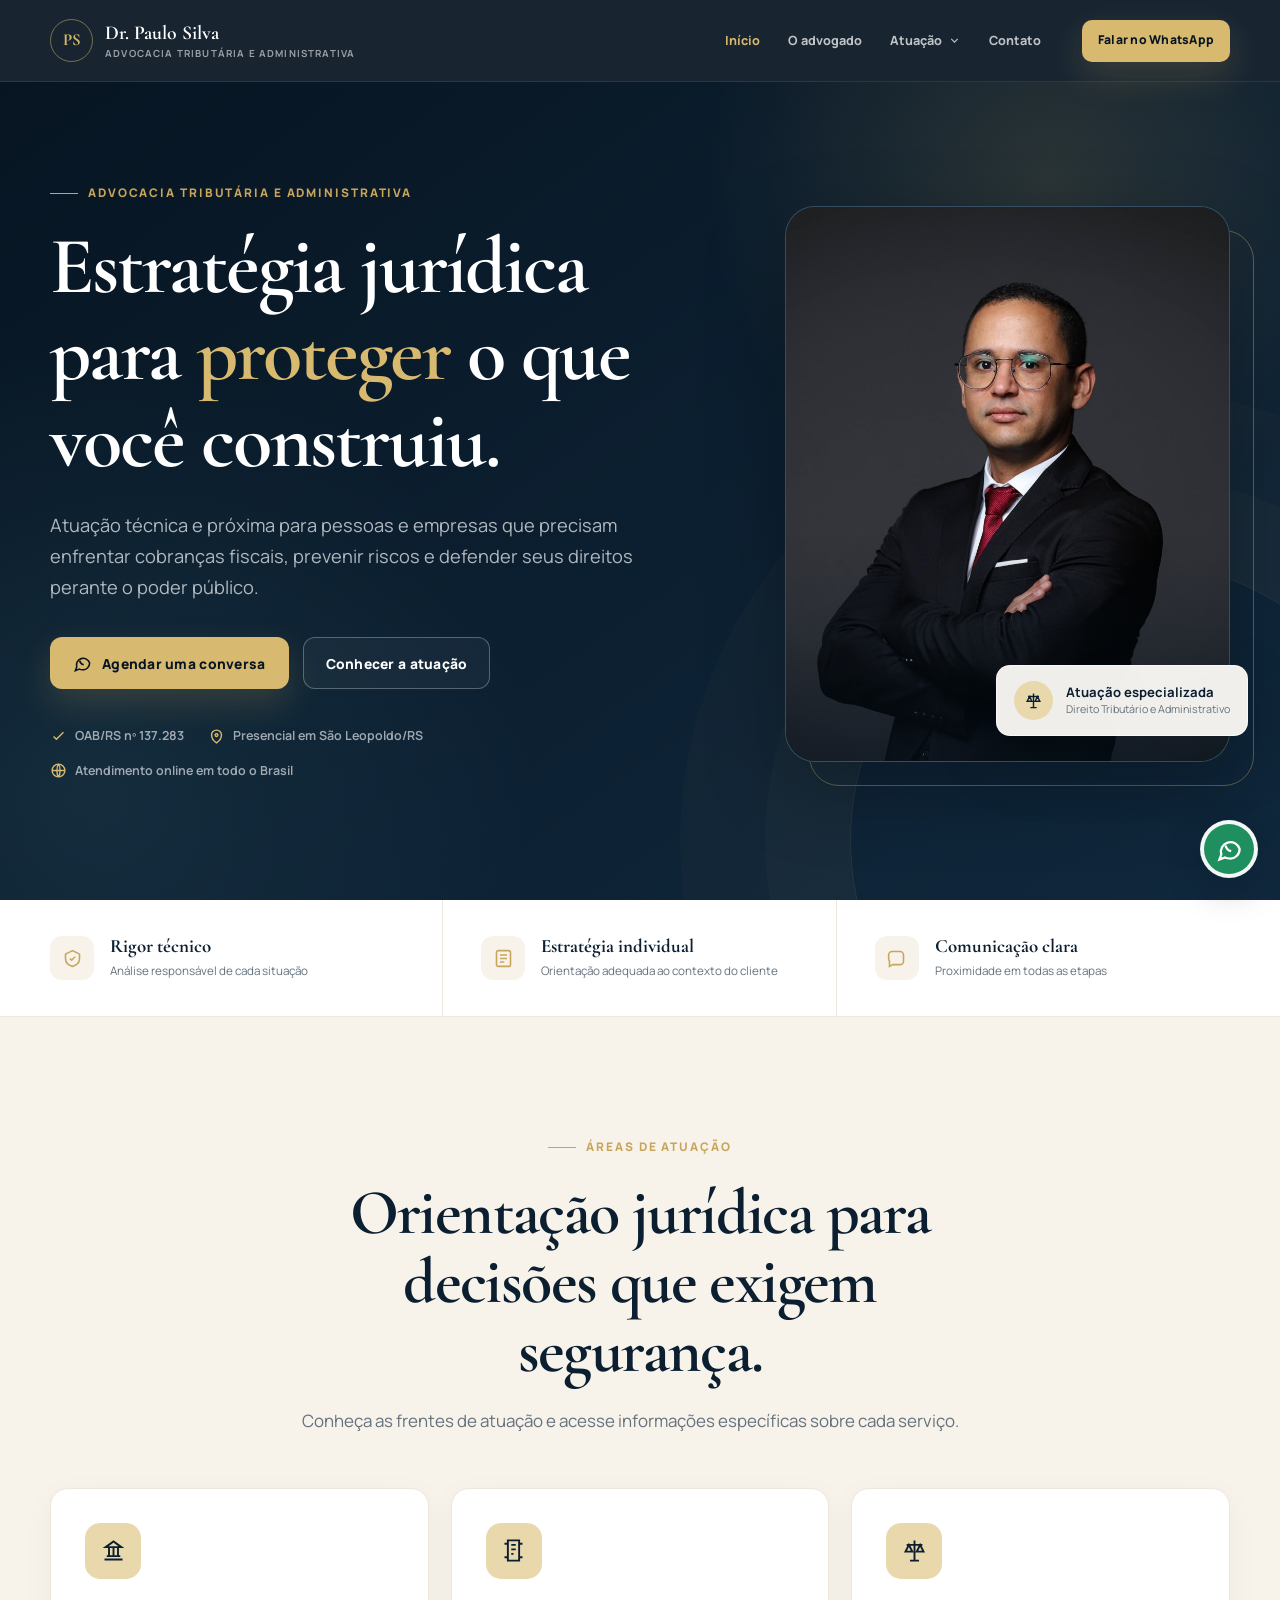
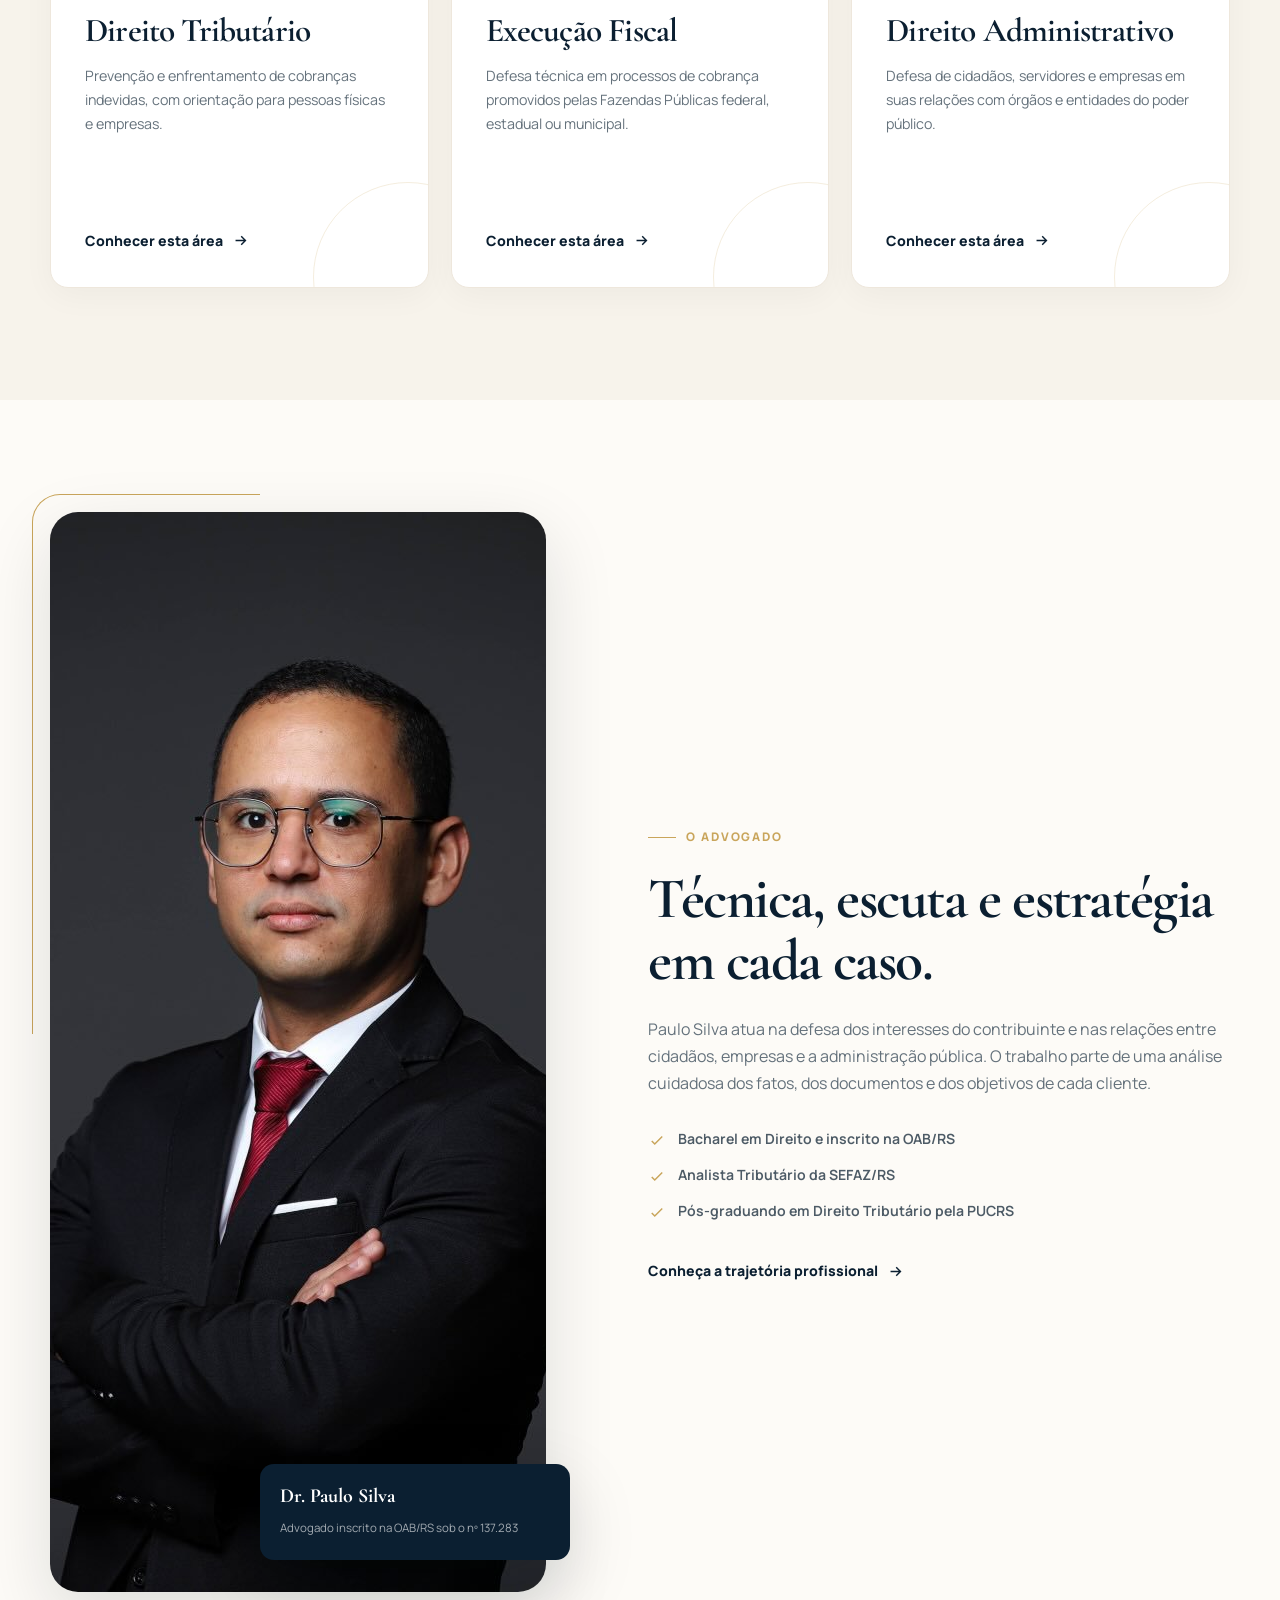
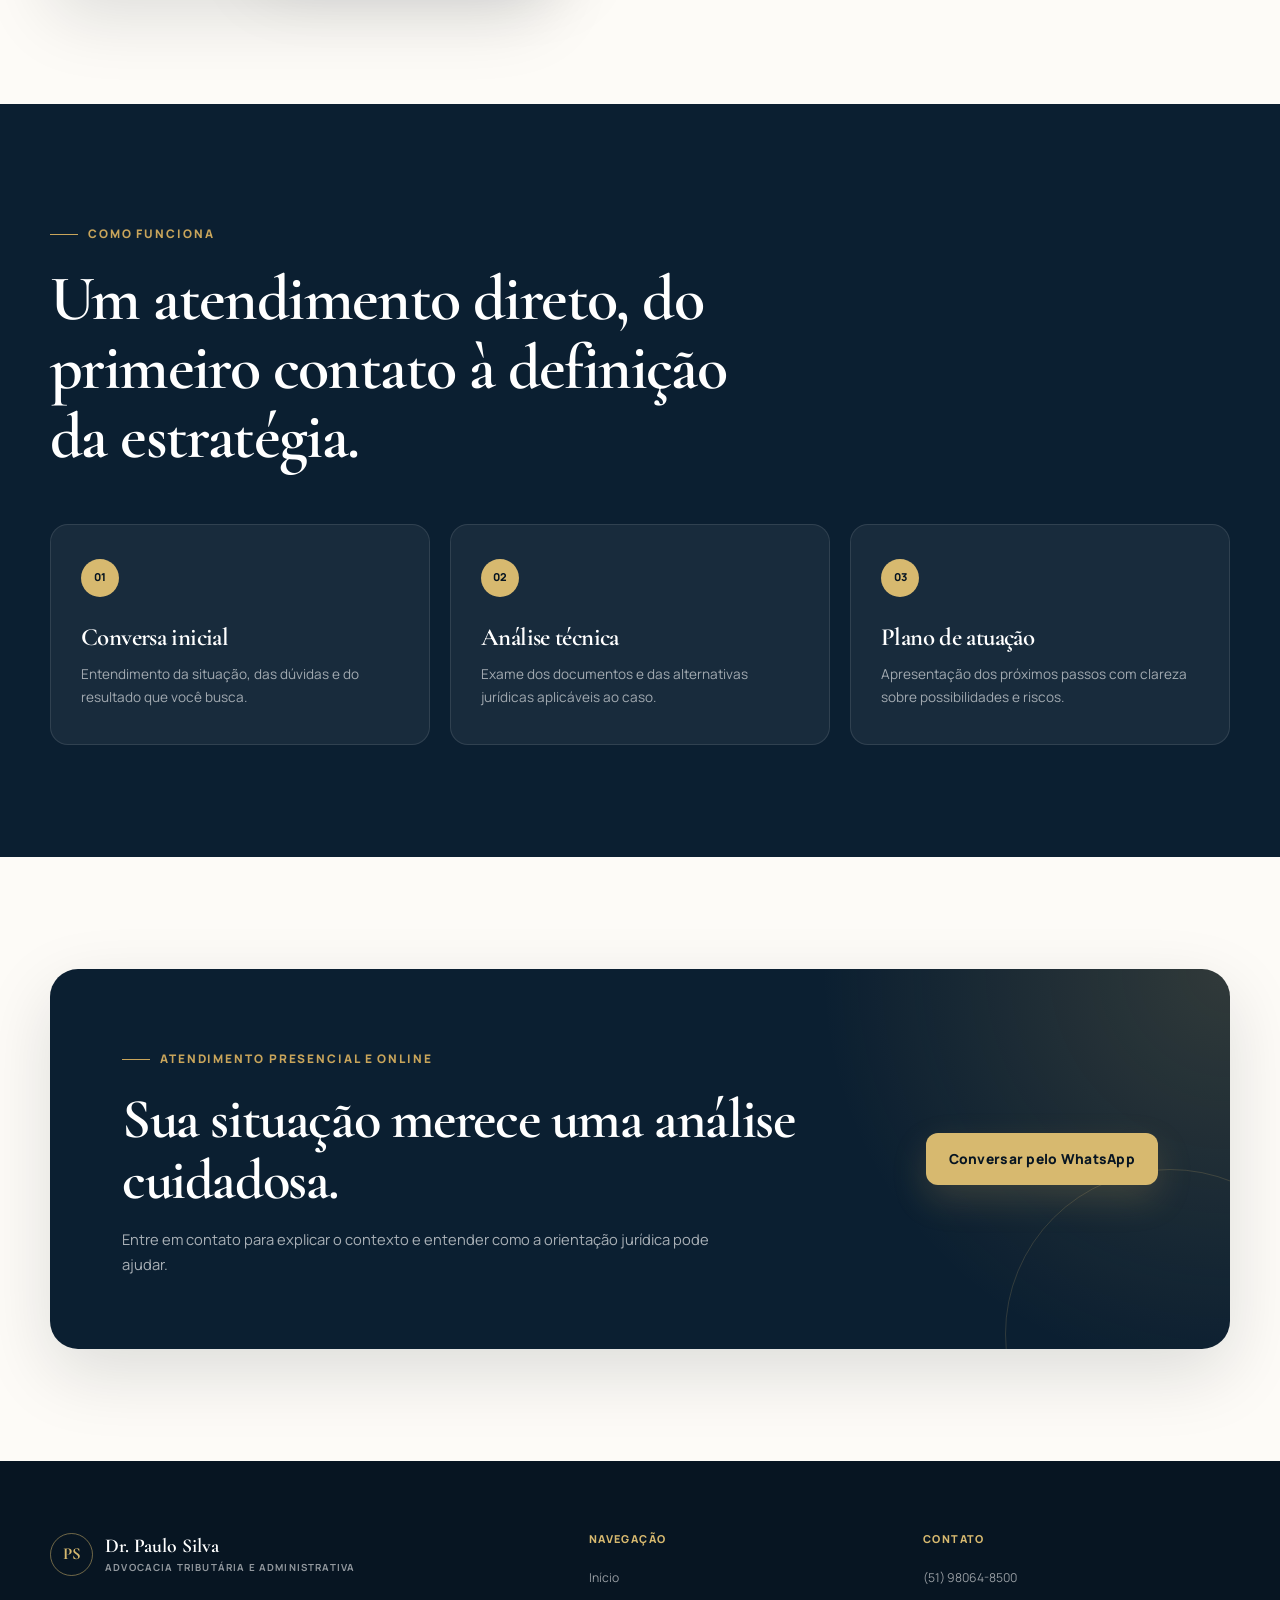
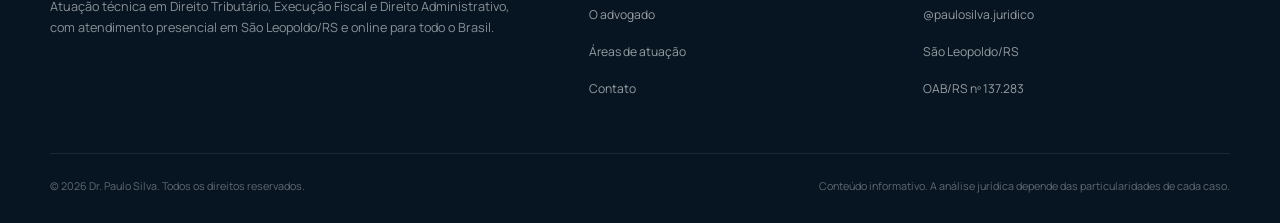
<file: index.html>
<!doctype html>
<html lang="pt-BR">
<head>
  <meta charset="utf-8">
  <meta name="viewport" content="width=device-width, initial-scale=1">
  <title>Dr. Paulo Silva | Advocacia Tributária e Administrativa</title>
  <meta name="description" content="Advocacia tributária e administrativa em São Leopoldo/RS, com atendimento presencial e online para todo o Brasil.">
  <meta name="theme-color" content="#071522">
  <link rel="canonical" href="https://paulosilva.adv.br/">
  <link rel="icon" href="/assets/favicon.svg" type="image/svg+xml">
  <link rel="preconnect" href="https://fonts.googleapis.com">
  <link rel="preconnect" href="https://fonts.gstatic.com" crossorigin>
  <link href="https://fonts.googleapis.com/css2?family=Cormorant+Garamond:ital,wght@0,500;0,600;0,700;1,600&amp;family=Manrope:wght@400;500;600;700;800&amp;display=swap" rel="stylesheet">
  <link rel="stylesheet" href="/assets/css/styles.css">
  <meta property="og:type" content="website">
  <meta property="og:locale" content="pt_BR">
  <meta property="og:title" content="Dr. Paulo Silva | Advocacia Tributária e Administrativa">
  <meta property="og:description" content="Atuação técnica e próxima para pessoas e empresas em questões tributárias e administrativas.">
  <meta property="og:url" content="https://paulosilva.adv.br/">
  <meta property="og:image" content="https://paulosilva.adv.br/foto%20perfil.jpg">
  <script type="application/ld+json">
  {
    "@context": "https://schema.org",
    "@type": "LegalService",
    "name": "Dr. Paulo Silva — Advocacia Tributária e Administrativa",
    "url": "https://paulosilva.adv.br/",
    "image": "https://paulosilva.adv.br/foto%20perfil.jpg",
    "telephone": "+55 51 98064-8500",
    "areaServed": "Brasil",
    "address": {
      "@type": "PostalAddress",
      "streetAddress": "Av. João Corrêa, 991",
      "addressLocality": "São Leopoldo",
      "addressRegion": "RS",
      "postalCode": "93010-265",
      "addressCountry": "BR"
    },
    "sameAs": ["https://www.instagram.com/paulosilva.juridico/"]
  }
  </script>
</head>
<body>
  <a class="skip-link" href="#conteudo">Pular para o conteúdo</a>

  <header class="site-header">
    <div class="container header-inner">
      <a class="brand" href="/" aria-label="Dr. Paulo Silva — página inicial">
        <span class="brand-mark" aria-hidden="true">PS</span>
        <span class="brand-copy">
          <span class="brand-name">Dr. Paulo Silva</span>
          <span class="brand-role">Advocacia Tributária e Administrativa</span>
        </span>
      </a>

      <button class="nav-toggle" type="button" aria-label="Abrir menu" aria-controls="main-navigation" aria-expanded="false" data-nav-toggle>
        <span class="nav-toggle-lines" aria-hidden="true"></span>
      </button>

      <nav class="primary-nav" id="main-navigation" aria-label="Navegação principal" data-nav data-open="false">
        <ul class="nav-list">
          <li><a class="nav-link" href="/" aria-current="page">Início</a></li>
          <li><a class="nav-link" href="/sobre/">O advogado</a></li>
          <li class="nav-dropdown" data-dropdown data-open="false">
            <button class="nav-dropdown-toggle" type="button" aria-expanded="false" aria-controls="areas-menu" data-dropdown-toggle>
              Atuação
              <svg aria-hidden="true" viewBox="0 0 24 24" fill="none" stroke="currentColor" stroke-width="2"><path d="m6 9 6 6 6-6"/></svg>
            </button>
            <ul class="nav-dropdown-panel" id="areas-menu">
              <li><a href="/atuacao/">Visão geral</a></li>
              <li><a href="/atuacao/direito-tributario/">Direito Tributário</a></li>
              <li><a href="/atuacao/execucao-fiscal/">Execução Fiscal</a></li>
              <li><a href="/atuacao/direito-administrativo/">Direito Administrativo</a></li>
            </ul>
          </li>
          <li><a class="nav-link" href="/contato/">Contato</a></li>
        </ul>
        <a class="button button--gold header-cta" href="https://wa.me/5551980648500" target="_blank" rel="noopener noreferrer">Falar no WhatsApp</a>
      </nav>
    </div>
  </header>

  <main id="conteudo">
    <section class="hero">
      <div class="container hero-grid">
        <div class="hero-copy" data-reveal>
          <span class="eyebrow">Advocacia Tributária e Administrativa</span>
          <h1 class="hero-title">Estratégia jurídica para <em>proteger</em> o que você construiu.</h1>
          <p class="hero-lead">Atuação técnica e próxima para pessoas e empresas que precisam enfrentar cobranças fiscais, prevenir riscos e defender seus direitos perante o poder público.</p>
          <div class="button-row">
            <a class="button button--gold" href="https://wa.me/5551980648500" target="_blank" rel="noopener noreferrer">
              <svg aria-hidden="true" viewBox="0 0 24 24" fill="none" stroke="currentColor" stroke-width="2"><path d="M21 11.5a8.4 8.4 0 0 1-9 8.5 9.7 9.7 0 0 1-4-.9L3 21l1.7-4.5A8.4 8.4 0 1 1 21 11.5Z"/><path d="M8.5 8.5c.6 3 2 4.4 5 5"/></svg>
              Agendar uma conversa
            </a>
            <a class="button button--outline" href="/atuacao/">Conhecer a atuação</a>
          </div>
          <ul class="hero-proof" aria-label="Informações de atendimento">
            <li>
              <svg aria-hidden="true" viewBox="0 0 24 24" fill="none" stroke="currentColor" stroke-width="2"><path d="m5 12 4 4L19 6"/></svg>
              OAB/RS nº 137.283
            </li>
            <li>
              <svg aria-hidden="true" viewBox="0 0 24 24" fill="none" stroke="currentColor" stroke-width="2"><path d="M12 21s7-4.4 7-11a7 7 0 1 0-14 0c0 6.6 7 11 7 11Z"/><circle cx="12" cy="10" r="2"/></svg>
              Presencial em São Leopoldo/RS
            </li>
            <li>
              <svg aria-hidden="true" viewBox="0 0 24 24" fill="none" stroke="currentColor" stroke-width="2"><circle cx="12" cy="12" r="9"/><path d="M3 12h18M12 3c3 3.4 3 14.6 0 18M12 3c-3 3.4-3 14.6 0 18"/></svg>
              Atendimento online em todo o Brasil
            </li>
          </ul>
        </div>

        <div class="portrait-shell" data-reveal>
          <span class="portrait-outline" aria-hidden="true"></span>
          <div class="portrait-frame">
            <img src="/foto%20perfil.jpg" alt="Retrato profissional do advogado Paulo Silva" width="1080" height="1080">
          </div>
          <div class="credential-card">
            <span class="credential-icon" aria-hidden="true">
              <svg viewBox="0 0 24 24" fill="none" stroke="currentColor" stroke-width="1.8"><path d="M12 3v18M5 7h14M7 7l-3 6h6L7 7Zm10 0-3 6h6l-3-6ZM8 21h8"/></svg>
            </span>
            <span class="credential-copy">
              <strong>Atuação especializada</strong>
              <span>Direito Tributário e Administrativo</span>
            </span>
          </div>
        </div>
      </div>
    </section>

    <section class="trust-bar" aria-label="Diferenciais do atendimento">
      <div class="container trust-bar-inner">
        <div class="trust-item">
          <span class="trust-icon" aria-hidden="true">
            <svg viewBox="0 0 24 24" fill="none" stroke="currentColor" stroke-width="1.8"><path d="M12 3 4 7v5c0 4.8 3.2 7.7 8 9 4.8-1.3 8-4.2 8-9V7l-8-4Z"/><path d="m9 12 2 2 4-4"/></svg>
          </span>
          <span class="trust-copy"><strong>Rigor técnico</strong><span>Análise responsável de cada situação</span></span>
        </div>
        <div class="trust-item">
          <span class="trust-icon" aria-hidden="true">
            <svg viewBox="0 0 24 24" fill="none" stroke="currentColor" stroke-width="1.8"><path d="M8 12h8M8 8h8M8 16h5"/><rect x="4" y="3" width="16" height="18" rx="2"/></svg>
          </span>
          <span class="trust-copy"><strong>Estratégia individual</strong><span>Orientação adequada ao contexto do cliente</span></span>
        </div>
        <div class="trust-item">
          <span class="trust-icon" aria-hidden="true">
            <svg viewBox="0 0 24 24" fill="none" stroke="currentColor" stroke-width="1.8"><path d="M20 15a4 4 0 0 1-4 4H8l-4 2v-6a4 4 0 0 1-1-2.6V8a4 4 0 0 1 4-4h9a4 4 0 0 1 4 4v7Z"/></svg>
          </span>
          <span class="trust-copy"><strong>Comunicação clara</strong><span>Proximidade em todas as etapas</span></span>
        </div>
      </div>
    </section>

    <section class="section section--soft" aria-labelledby="areas-title">
      <div class="container">
        <div class="section-heading section-heading--center" data-reveal>
          <span class="eyebrow">Áreas de atuação</span>
          <h2 class="display-title" id="areas-title">Orientação jurídica para decisões que exigem segurança.</h2>
          <p class="section-lead">Conheça as frentes de atuação e acesse informações específicas sobre cada serviço.</p>
        </div>

        <div class="areas-grid">
          <a class="area-card" href="/atuacao/direito-tributario/" data-reveal>
            <span class="area-icon" aria-hidden="true">
              <svg viewBox="0 0 24 24" fill="none" stroke="currentColor" stroke-width="1.7"><path d="M4 20h16M6 17h12M8 17V9m4 8V9m4 8V9M5 9h14L12 4 5 9Z"/></svg>
            </span>
            <h3>Direito Tributário</h3>
            <p>Prevenção e enfrentamento de cobranças indevidas, com orientação para pessoas físicas e empresas.</p>
            <span class="text-link">Conhecer esta área <svg aria-hidden="true" viewBox="0 0 24 24" fill="none" stroke="currentColor" stroke-width="2"><path d="M5 12h14m-6-6 6 6-6 6"/></svg></span>
          </a>

          <a class="area-card" href="/atuacao/execucao-fiscal/" data-reveal>
            <span class="area-icon" aria-hidden="true">
              <svg viewBox="0 0 24 24" fill="none" stroke="currentColor" stroke-width="1.7"><path d="M7 3h10v18H7zM10 7h4M10 11h4M10 15h2"/><path d="M4 6h3M17 6h3M4 18h3M17 18h3"/></svg>
            </span>
            <h3>Execução Fiscal</h3>
            <p>Defesa técnica em processos de cobrança promovidos pelas Fazendas Públicas federal, estadual ou municipal.</p>
            <span class="text-link">Conhecer esta área <svg aria-hidden="true" viewBox="0 0 24 24" fill="none" stroke="currentColor" stroke-width="2"><path d="M5 12h14m-6-6 6 6-6 6"/></svg></span>
          </a>

          <a class="area-card" href="/atuacao/direito-administrativo/" data-reveal>
            <span class="area-icon" aria-hidden="true">
              <svg viewBox="0 0 24 24" fill="none" stroke="currentColor" stroke-width="1.7"><path d="M12 3v18M5 7h14M7 7l-3 6h6L7 7Zm10 0-3 6h6l-3-6ZM8 21h8"/></svg>
            </span>
            <h3>Direito Administrativo</h3>
            <p>Defesa de cidadãos, servidores e empresas em suas relações com órgãos e entidades do poder público.</p>
            <span class="text-link">Conhecer esta área <svg aria-hidden="true" viewBox="0 0 24 24" fill="none" stroke="currentColor" stroke-width="2"><path d="M5 12h14m-6-6 6 6-6 6"/></svg></span>
          </a>
        </div>
      </div>
    </section>

    <section class="section" aria-labelledby="about-title">
      <div class="container split-layout">
        <div class="image-panel" data-reveal>
          <img src="/foto%20perfil.jpg" alt="Dr. Paulo Silva em retrato profissional" width="1080" height="1080" loading="lazy">
          <div class="image-note">
            <strong>Dr. Paulo Silva</strong>
            <span>Advogado inscrito na OAB/RS sob o nº 137.283</span>
          </div>
        </div>

        <div class="prose-copy" data-reveal>
          <span class="eyebrow">O advogado</span>
          <h2 id="about-title">Técnica, escuta e estratégia em cada caso.</h2>
          <p>Paulo Silva atua na defesa dos interesses do contribuinte e nas relações entre cidadãos, empresas e a administração pública. O trabalho parte de uma análise cuidadosa dos fatos, dos documentos e dos objetivos de cada cliente.</p>
          <ul class="credential-list">
            <li>
              <svg aria-hidden="true" viewBox="0 0 24 24" fill="none" stroke="currentColor" stroke-width="2"><path d="m5 12 4 4L19 6"/></svg>
              Bacharel em Direito e inscrito na OAB/RS
            </li>
            <li>
              <svg aria-hidden="true" viewBox="0 0 24 24" fill="none" stroke="currentColor" stroke-width="2"><path d="m5 12 4 4L19 6"/></svg>
              Analista Tributário da SEFAZ/RS
            </li>
            <li>
              <svg aria-hidden="true" viewBox="0 0 24 24" fill="none" stroke="currentColor" stroke-width="2"><path d="m5 12 4 4L19 6"/></svg>
              Pós-graduando em Direito Tributário pela PUCRS
            </li>
          </ul>
          <a class="text-link" href="/sobre/">Conheça a trajetória profissional <svg aria-hidden="true" viewBox="0 0 24 24" fill="none" stroke="currentColor" stroke-width="2"><path d="M5 12h14m-6-6 6 6-6 6"/></svg></a>
        </div>
      </div>
    </section>

    <section class="section section--dark" aria-labelledby="process-title">
      <div class="container">
        <div class="section-heading" data-reveal>
          <span class="eyebrow">Como funciona</span>
          <h2 class="display-title" id="process-title">Um atendimento direto, do primeiro contato à definição da estratégia.</h2>
        </div>
        <div class="process-grid">
          <article class="process-card" data-reveal>
            <h3>Conversa inicial</h3>
            <p>Entendimento da situação, das dúvidas e do resultado que você busca.</p>
          </article>
          <article class="process-card" data-reveal>
            <h3>Análise técnica</h3>
            <p>Exame dos documentos e das alternativas jurídicas aplicáveis ao caso.</p>
          </article>
          <article class="process-card" data-reveal>
            <h3>Plano de atuação</h3>
            <p>Apresentação dos próximos passos com clareza sobre possibilidades e riscos.</p>
          </article>
        </div>
      </div>
    </section>

    <section class="section" aria-labelledby="cta-title">
      <div class="container">
        <div class="cta-panel" data-reveal>
          <div class="cta-copy">
            <span class="eyebrow">Atendimento presencial e online</span>
            <h2 id="cta-title">Sua situação merece uma análise cuidadosa.</h2>
            <p>Entre em contato para explicar o contexto e entender como a orientação jurídica pode ajudar.</p>
          </div>
          <a class="button button--gold" href="https://wa.me/5551980648500" target="_blank" rel="noopener noreferrer">Conversar pelo WhatsApp</a>
        </div>
      </div>
    </section>
  </main>

  <footer class="site-footer">
    <div class="container footer-main">
      <div class="footer-brand">
        <a class="brand" href="/" aria-label="Dr. Paulo Silva — página inicial">
          <span class="brand-mark" aria-hidden="true">PS</span>
          <span class="brand-copy"><span class="brand-name">Dr. Paulo Silva</span><span class="brand-role">Advocacia Tributária e Administrativa</span></span>
        </a>
        <p>Atuação técnica em Direito Tributário, Execução Fiscal e Direito Administrativo, com atendimento presencial em São Leopoldo/RS e online para todo o Brasil.</p>
      </div>
      <div>
        <h2 class="footer-title">Navegação</h2>
        <ul class="footer-links">
          <li><a href="/">Início</a></li>
          <li><a href="/sobre/">O advogado</a></li>
          <li><a href="/atuacao/">Áreas de atuação</a></li>
          <li><a href="/contato/">Contato</a></li>
        </ul>
      </div>
      <div>
        <h2 class="footer-title">Contato</h2>
        <ul class="footer-links">
          <li><a href="https://wa.me/5551980648500" target="_blank" rel="noopener noreferrer">(51) 98064-8500</a></li>
          <li><a href="https://www.instagram.com/paulosilva.juridico/" target="_blank" rel="noopener noreferrer">@paulosilva.juridico</a></li>
          <li><span>São Leopoldo/RS</span></li>
          <li><span>OAB/RS nº 137.283</span></li>
        </ul>
      </div>
    </div>
    <div class="container footer-bottom">
      <span>© <span data-year>2026</span> Dr. Paulo Silva. Todos os direitos reservados.</span>
      <span>Conteúdo informativo. A análise jurídica depende das particularidades de cada caso.</span>
    </div>
  </footer>

  <a class="whatsapp-float" href="https://wa.me/5551980648500" target="_blank" rel="noopener noreferrer" aria-label="Conversar pelo WhatsApp">
    <svg aria-hidden="true" viewBox="0 0 24 24" fill="none" stroke="currentColor" stroke-width="2"><path d="M21 11.5a8.4 8.4 0 0 1-9 8.5 9.7 9.7 0 0 1-4-.9L3 21l1.7-4.5A8.4 8.4 0 1 1 21 11.5Z"/><path d="M8.5 8.5c.6 3 2 4.4 5 5"/></svg>
  </a>

  <script src="/assets/js/main.js" defer></script>
</body>
</html>
</file>
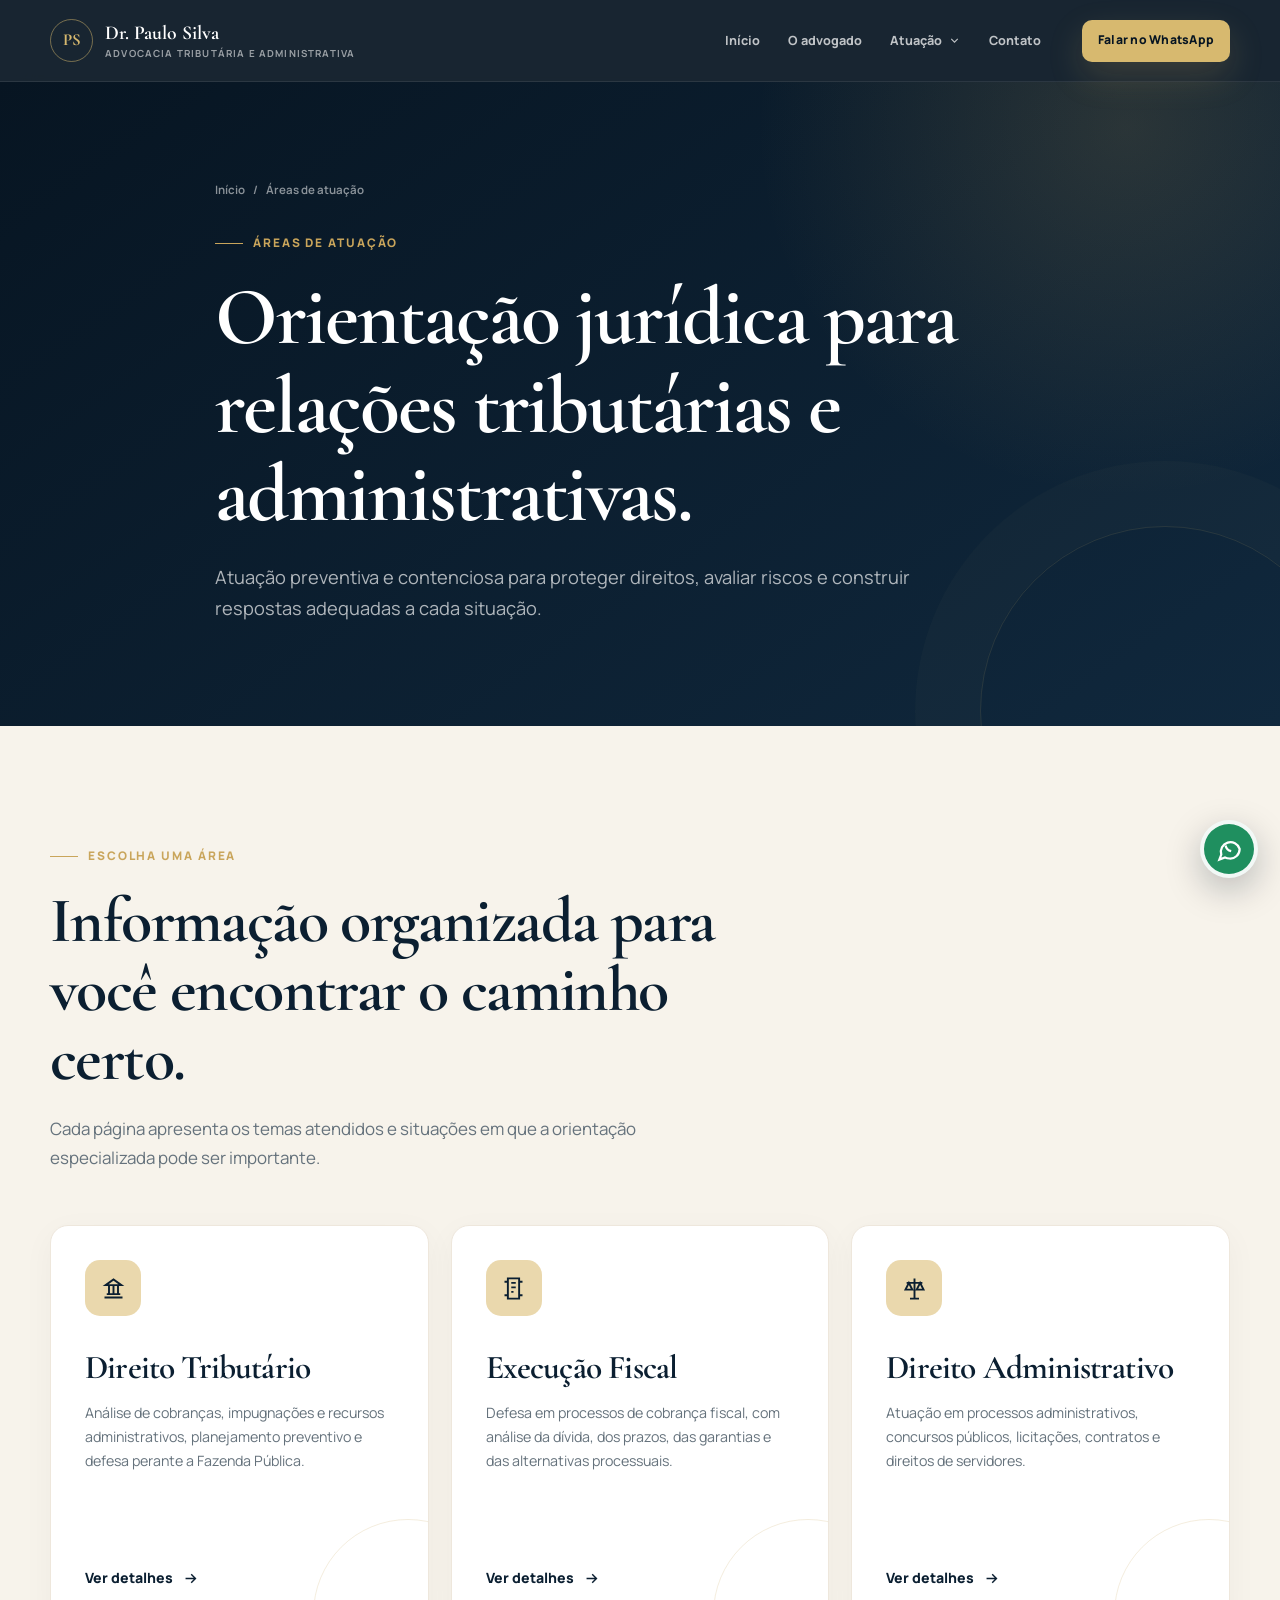
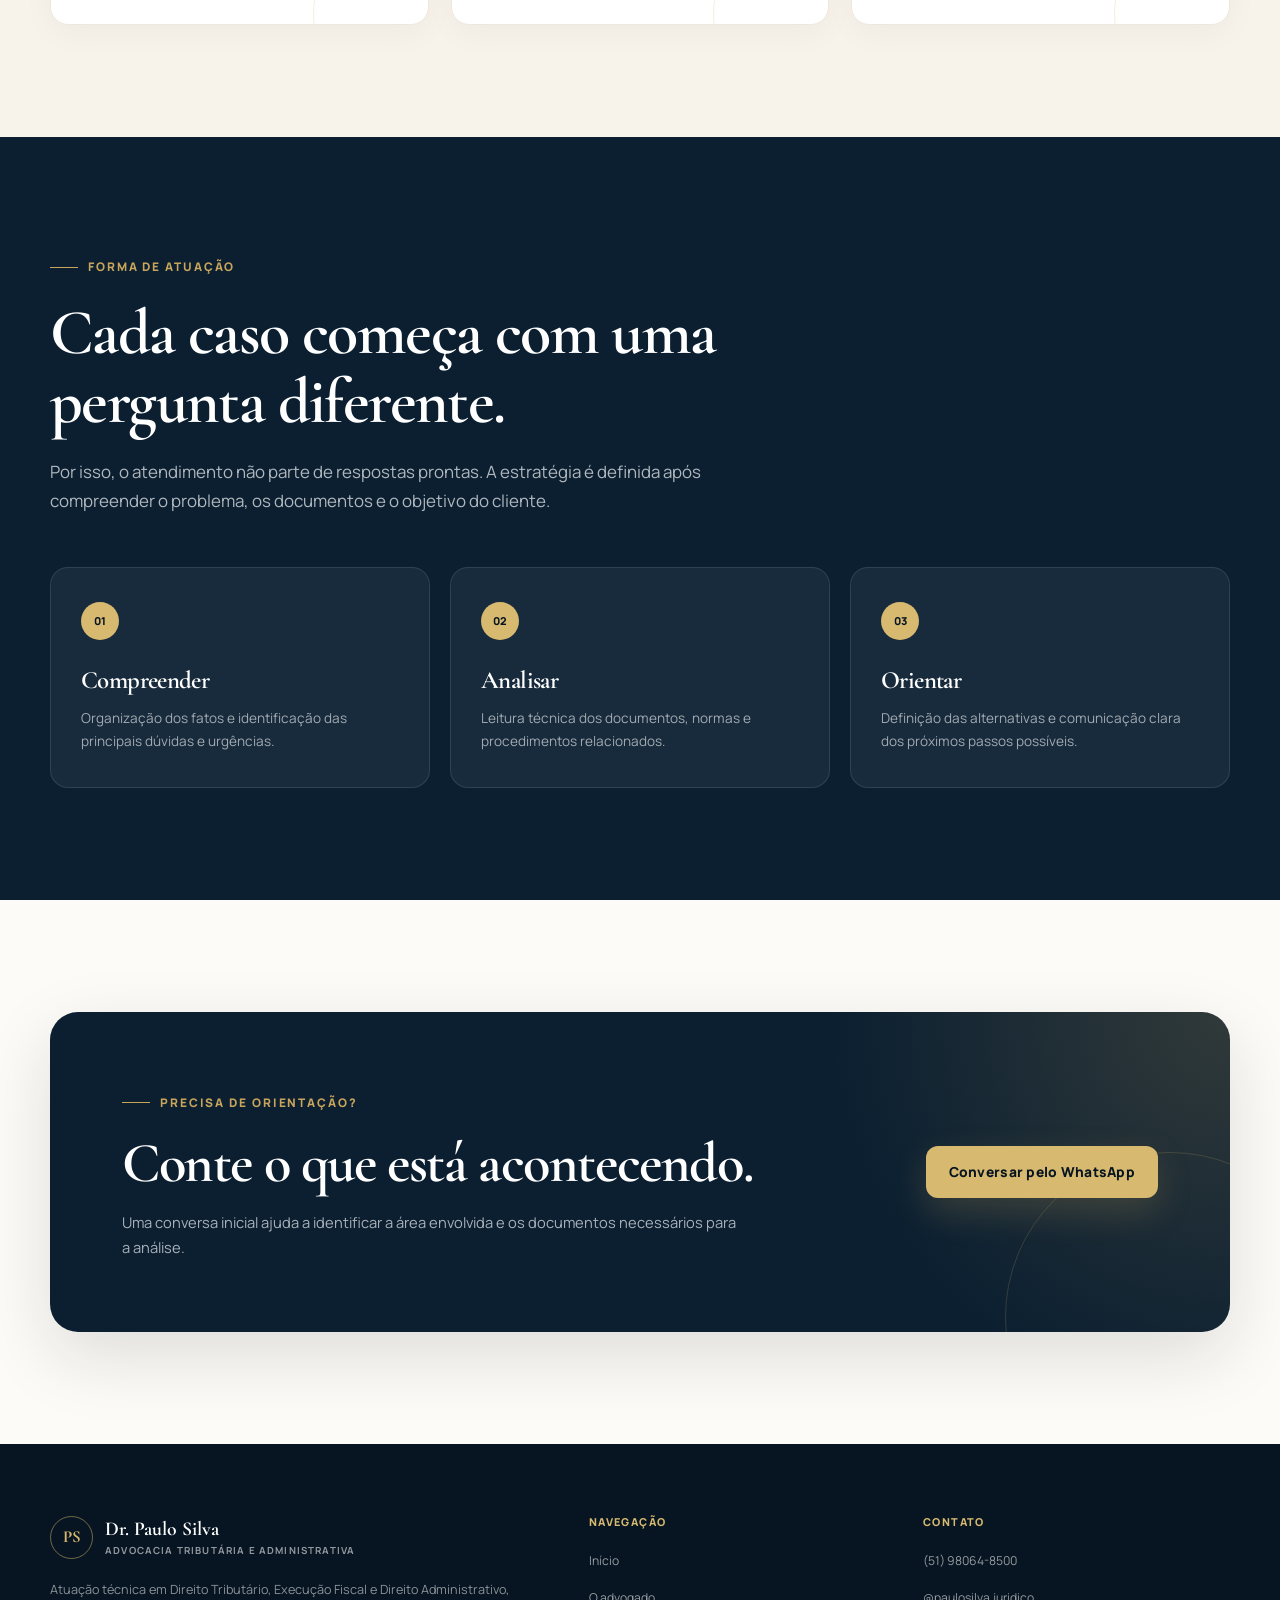
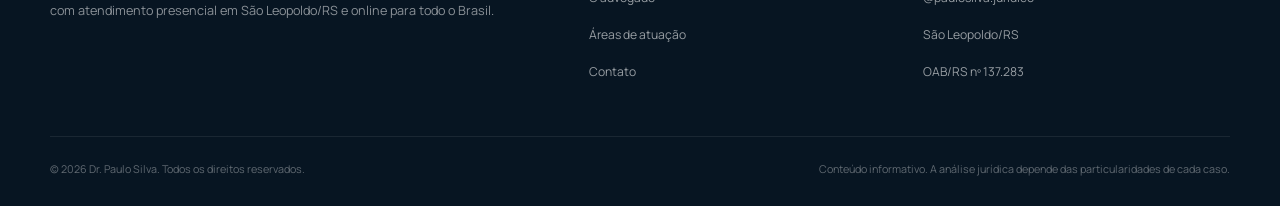
<file: atuacao/index.html>
<!doctype html>
<html lang="pt-BR">
<head>
  <meta charset="utf-8">
  <meta name="viewport" content="width=device-width, initial-scale=1">
  <title>Áreas de atuação | Dr. Paulo Silva</title>
  <meta name="description" content="Atuação em Direito Tributário, Execução Fiscal e Direito Administrativo para pessoas físicas e empresas.">
  <meta name="theme-color" content="#071522">
  <link rel="canonical" href="https://paulosilva.adv.br/atuacao/">
  <link rel="icon" href="/assets/favicon.svg" type="image/svg+xml">
  <link rel="preconnect" href="https://fonts.googleapis.com">
  <link rel="preconnect" href="https://fonts.gstatic.com" crossorigin>
  <link href="https://fonts.googleapis.com/css2?family=Cormorant+Garamond:ital,wght@0,500;0,600;0,700;1,600&amp;family=Manrope:wght@400;500;600;700;800&amp;display=swap" rel="stylesheet">
  <link rel="stylesheet" href="/assets/css/styles.css">
  <meta property="og:type" content="website">
  <meta property="og:locale" content="pt_BR">
  <meta property="og:title" content="Áreas de atuação | Dr. Paulo Silva">
  <meta property="og:description" content="Conheça as áreas de atuação em matéria tributária e administrativa.">
  <meta property="og:url" content="https://paulosilva.adv.br/atuacao/">
</head>
<body>
  <a class="skip-link" href="#conteudo">Pular para o conteúdo</a>
  <header class="site-header">
    <div class="container header-inner">
      <a class="brand" href="/" aria-label="Dr. Paulo Silva — página inicial"><span class="brand-mark" aria-hidden="true">PS</span><span class="brand-copy"><span class="brand-name">Dr. Paulo Silva</span><span class="brand-role">Advocacia Tributária e Administrativa</span></span></a>
      <button class="nav-toggle" type="button" aria-label="Abrir menu" aria-controls="main-navigation" aria-expanded="false" data-nav-toggle><span class="nav-toggle-lines" aria-hidden="true"></span></button>
      <nav class="primary-nav" id="main-navigation" aria-label="Navegação principal" data-nav data-open="false">
        <ul class="nav-list">
          <li><a class="nav-link" href="/">Início</a></li>
          <li><a class="nav-link" href="/sobre/">O advogado</a></li>
          <li class="nav-dropdown" data-dropdown data-open="false">
            <button class="nav-dropdown-toggle" type="button" aria-expanded="false" aria-controls="areas-menu" data-dropdown-toggle>Atuação <svg aria-hidden="true" viewBox="0 0 24 24" fill="none" stroke="currentColor" stroke-width="2"><path d="m6 9 6 6 6-6"/></svg></button>
            <ul class="nav-dropdown-panel" id="areas-menu">
              <li><a href="/atuacao/" aria-current="page">Visão geral</a></li>
              <li><a href="/atuacao/direito-tributario/">Direito Tributário</a></li>
              <li><a href="/atuacao/execucao-fiscal/">Execução Fiscal</a></li>
              <li><a href="/atuacao/direito-administrativo/">Direito Administrativo</a></li>
            </ul>
          </li>
          <li><a class="nav-link" href="/contato/">Contato</a></li>
        </ul>
        <a class="button button--gold header-cta" href="https://wa.me/5551980648500" target="_blank" rel="noopener noreferrer">Falar no WhatsApp</a>
      </nav>
    </div>
  </header>

  <main id="conteudo">
    <section class="page-hero">
      <div class="container page-hero-copy" data-reveal>
        <ol class="breadcrumb" aria-label="Navegação estrutural"><li><a href="/">Início</a></li><li aria-hidden="true">/</li><li aria-current="page">Áreas de atuação</li></ol>
        <span class="eyebrow">Áreas de atuação</span>
        <h1>Orientação jurídica para relações tributárias e administrativas.</h1>
        <p>Atuação preventiva e contenciosa para proteger direitos, avaliar riscos e construir respostas adequadas a cada situação.</p>
      </div>
    </section>

    <section class="section section--soft" aria-labelledby="areas-title">
      <div class="container">
        <div class="section-heading" data-reveal>
          <span class="eyebrow">Escolha uma área</span>
          <h2 class="display-title" id="areas-title">Informação organizada para você encontrar o caminho certo.</h2>
          <p class="section-lead">Cada página apresenta os temas atendidos e situações em que a orientação especializada pode ser importante.</p>
        </div>
        <div class="areas-grid">
          <a class="area-card" href="/atuacao/direito-tributario/" data-reveal>
            <span class="area-icon" aria-hidden="true"><svg viewBox="0 0 24 24" fill="none" stroke="currentColor" stroke-width="1.7"><path d="M4 20h16M6 17h12M8 17V9m4 8V9m4 8V9M5 9h14L12 4 5 9Z"/></svg></span>
            <h3>Direito Tributário</h3>
            <p>Análise de cobranças, impugnações e recursos administrativos, planejamento preventivo e defesa perante a Fazenda Pública.</p>
            <span class="text-link">Ver detalhes <svg aria-hidden="true" viewBox="0 0 24 24" fill="none" stroke="currentColor" stroke-width="2"><path d="M5 12h14m-6-6 6 6-6 6"/></svg></span>
          </a>
          <a class="area-card" href="/atuacao/execucao-fiscal/" data-reveal>
            <span class="area-icon" aria-hidden="true"><svg viewBox="0 0 24 24" fill="none" stroke="currentColor" stroke-width="1.7"><path d="M7 3h10v18H7zM10 7h4M10 11h4M10 15h2"/><path d="M4 6h3M17 6h3M4 18h3M17 18h3"/></svg></span>
            <h3>Execução Fiscal</h3>
            <p>Defesa em processos de cobrança fiscal, com análise da dívida, dos prazos, das garantias e das alternativas processuais.</p>
            <span class="text-link">Ver detalhes <svg aria-hidden="true" viewBox="0 0 24 24" fill="none" stroke="currentColor" stroke-width="2"><path d="M5 12h14m-6-6 6 6-6 6"/></svg></span>
          </a>
          <a class="area-card" href="/atuacao/direito-administrativo/" data-reveal>
            <span class="area-icon" aria-hidden="true"><svg viewBox="0 0 24 24" fill="none" stroke="currentColor" stroke-width="1.7"><path d="M12 3v18M5 7h14M7 7l-3 6h6L7 7Zm10 0-3 6h6l-3-6ZM8 21h8"/></svg></span>
            <h3>Direito Administrativo</h3>
            <p>Atuação em processos administrativos, concursos públicos, licitações, contratos e direitos de servidores.</p>
            <span class="text-link">Ver detalhes <svg aria-hidden="true" viewBox="0 0 24 24" fill="none" stroke="currentColor" stroke-width="2"><path d="M5 12h14m-6-6 6 6-6 6"/></svg></span>
          </a>
        </div>
      </div>
    </section>

    <section class="section section--dark" aria-labelledby="approach-title">
      <div class="container">
        <div class="section-heading" data-reveal><span class="eyebrow">Forma de atuação</span><h2 class="display-title" id="approach-title">Cada caso começa com uma pergunta diferente.</h2><p class="section-lead">Por isso, o atendimento não parte de respostas prontas. A estratégia é definida após compreender o problema, os documentos e o objetivo do cliente.</p></div>
        <div class="process-grid">
          <article class="process-card" data-reveal><h3>Compreender</h3><p>Organização dos fatos e identificação das principais dúvidas e urgências.</p></article>
          <article class="process-card" data-reveal><h3>Analisar</h3><p>Leitura técnica dos documentos, normas e procedimentos relacionados.</p></article>
          <article class="process-card" data-reveal><h3>Orientar</h3><p>Definição das alternativas e comunicação clara dos próximos passos possíveis.</p></article>
        </div>
      </div>
    </section>

    <section class="section" aria-labelledby="cta-title"><div class="container"><div class="cta-panel" data-reveal><div class="cta-copy"><span class="eyebrow">Precisa de orientação?</span><h2 id="cta-title">Conte o que está acontecendo.</h2><p>Uma conversa inicial ajuda a identificar a área envolvida e os documentos necessários para a análise.</p></div><a class="button button--gold" href="https://wa.me/5551980648500" target="_blank" rel="noopener noreferrer">Conversar pelo WhatsApp</a></div></div></section>
  </main>

  <footer class="site-footer">
    <div class="container footer-main">
      <div class="footer-brand"><a class="brand" href="/" aria-label="Dr. Paulo Silva — página inicial"><span class="brand-mark" aria-hidden="true">PS</span><span class="brand-copy"><span class="brand-name">Dr. Paulo Silva</span><span class="brand-role">Advocacia Tributária e Administrativa</span></span></a><p>Atuação técnica em Direito Tributário, Execução Fiscal e Direito Administrativo, com atendimento presencial em São Leopoldo/RS e online para todo o Brasil.</p></div>
      <div><h2 class="footer-title">Navegação</h2><ul class="footer-links"><li><a href="/">Início</a></li><li><a href="/sobre/">O advogado</a></li><li><a href="/atuacao/">Áreas de atuação</a></li><li><a href="/contato/">Contato</a></li></ul></div>
      <div><h2 class="footer-title">Contato</h2><ul class="footer-links"><li><a href="https://wa.me/5551980648500" target="_blank" rel="noopener noreferrer">(51) 98064-8500</a></li><li><a href="https://www.instagram.com/paulosilva.juridico/" target="_blank" rel="noopener noreferrer">@paulosilva.juridico</a></li><li><span>São Leopoldo/RS</span></li><li><span>OAB/RS nº 137.283</span></li></ul></div>
    </div>
    <div class="container footer-bottom"><span>© <span data-year>2026</span> Dr. Paulo Silva. Todos os direitos reservados.</span><span>Conteúdo informativo. A análise jurídica depende das particularidades de cada caso.</span></div>
  </footer>
  <a class="whatsapp-float" href="https://wa.me/5551980648500" target="_blank" rel="noopener noreferrer" aria-label="Conversar pelo WhatsApp"><svg aria-hidden="true" viewBox="0 0 24 24" fill="none" stroke="currentColor" stroke-width="2"><path d="M21 11.5a8.4 8.4 0 0 1-9 8.5 9.7 9.7 0 0 1-4-.9L3 21l1.7-4.5A8.4 8.4 0 1 1 21 11.5Z"/><path d="M8.5 8.5c.6 3 2 4.4 5 5"/></svg></a>
  <script src="/assets/js/main.js" defer></script>
</body>
</html>
</file>
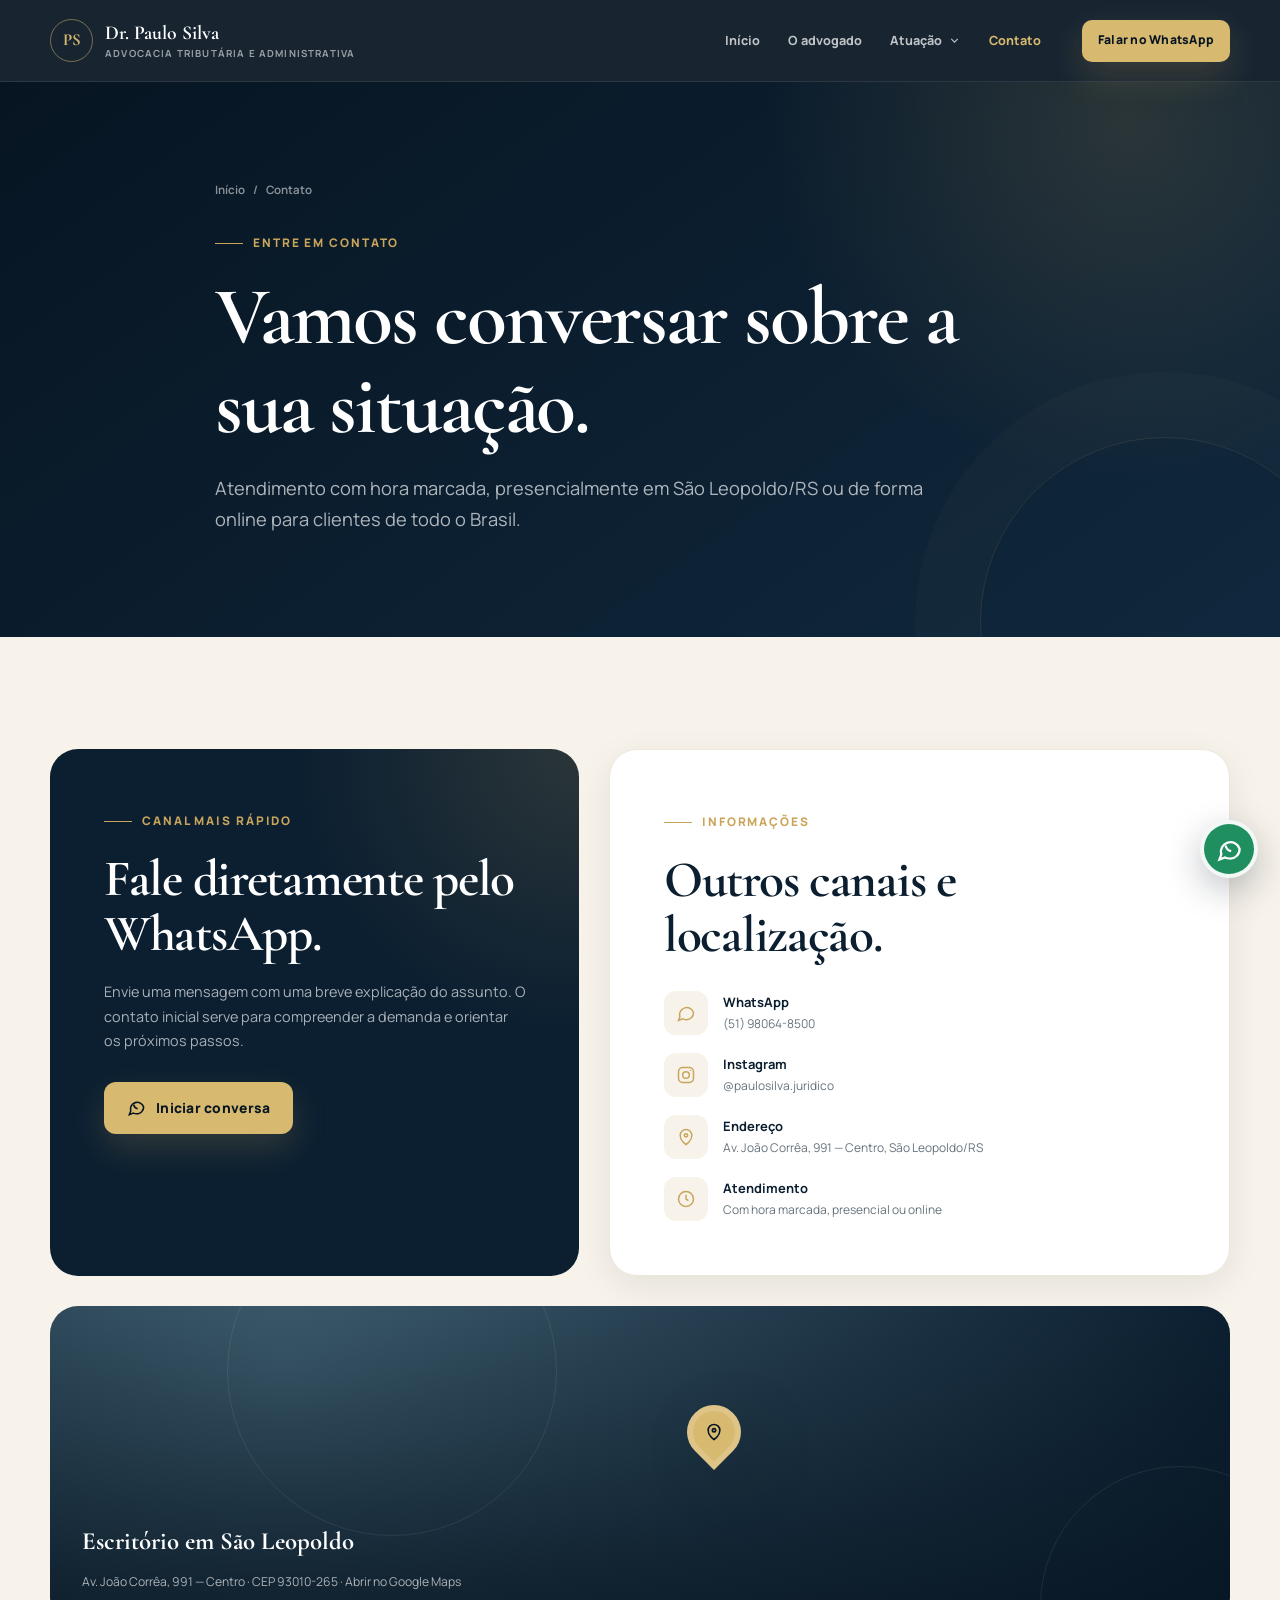
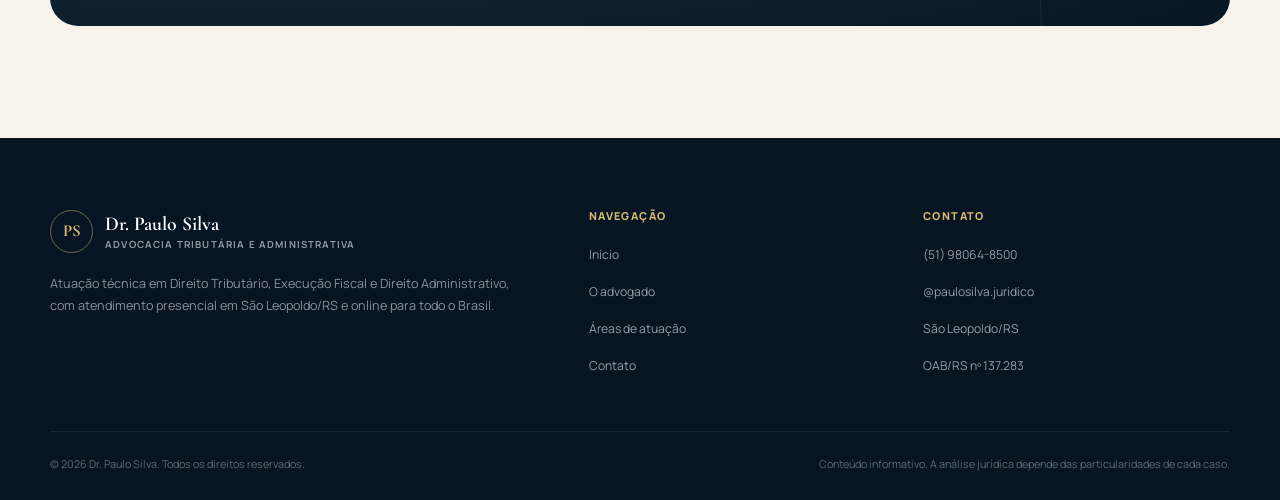
<file: contato/index.html>
<!doctype html>
<html lang="pt-BR">
<head>
  <meta charset="utf-8">
  <meta name="viewport" content="width=device-width, initial-scale=1">
  <title>Contato | Dr. Paulo Silva</title>
  <meta name="description" content="Entre em contato com o Dr. Paulo Silva. Atendimento presencial em São Leopoldo/RS e online para todo o Brasil.">
  <meta name="theme-color" content="#071522">
  <link rel="canonical" href="https://paulosilva.adv.br/contato/">
  <link rel="icon" href="/assets/favicon.svg" type="image/svg+xml">
  <link rel="preconnect" href="https://fonts.googleapis.com"><link rel="preconnect" href="https://fonts.gstatic.com" crossorigin>
  <link href="https://fonts.googleapis.com/css2?family=Cormorant+Garamond:ital,wght@0,500;0,600;0,700;1,600&amp;family=Manrope:wght@400;500;600;700;800&amp;display=swap" rel="stylesheet">
  <link rel="stylesheet" href="/assets/css/styles.css">
  <meta property="og:type" content="website"><meta property="og:locale" content="pt_BR"><meta property="og:title" content="Contato | Dr. Paulo Silva"><meta property="og:description" content="Atendimento presencial em São Leopoldo/RS e online para todo o Brasil."><meta property="og:url" content="https://paulosilva.adv.br/contato/">
</head>
<body>
  <a class="skip-link" href="#conteudo">Pular para o conteúdo</a>
  <header class="site-header"><div class="container header-inner">
    <a class="brand" href="/" aria-label="Dr. Paulo Silva — página inicial"><span class="brand-mark" aria-hidden="true">PS</span><span class="brand-copy"><span class="brand-name">Dr. Paulo Silva</span><span class="brand-role">Advocacia Tributária e Administrativa</span></span></a>
    <button class="nav-toggle" type="button" aria-label="Abrir menu" aria-controls="main-navigation" aria-expanded="false" data-nav-toggle><span class="nav-toggle-lines" aria-hidden="true"></span></button>
    <nav class="primary-nav" id="main-navigation" aria-label="Navegação principal" data-nav data-open="false">
      <ul class="nav-list"><li><a class="nav-link" href="/">Início</a></li><li><a class="nav-link" href="/sobre/">O advogado</a></li><li class="nav-dropdown" data-dropdown data-open="false"><button class="nav-dropdown-toggle" type="button" aria-expanded="false" aria-controls="areas-menu" data-dropdown-toggle>Atuação <svg aria-hidden="true" viewBox="0 0 24 24" fill="none" stroke="currentColor" stroke-width="2"><path d="m6 9 6 6 6-6"/></svg></button><ul class="nav-dropdown-panel" id="areas-menu"><li><a href="/atuacao/">Visão geral</a></li><li><a href="/atuacao/direito-tributario/">Direito Tributário</a></li><li><a href="/atuacao/execucao-fiscal/">Execução Fiscal</a></li><li><a href="/atuacao/direito-administrativo/">Direito Administrativo</a></li></ul></li><li><a class="nav-link" href="/contato/" aria-current="page">Contato</a></li></ul>
      <a class="button button--gold header-cta" href="https://wa.me/5551980648500" target="_blank" rel="noopener noreferrer">Falar no WhatsApp</a>
    </nav>
  </div></header>

  <main id="conteudo">
    <section class="page-hero"><div class="container page-hero-copy" data-reveal>
      <ol class="breadcrumb" aria-label="Navegação estrutural"><li><a href="/">Início</a></li><li aria-hidden="true">/</li><li aria-current="page">Contato</li></ol>
      <span class="eyebrow">Entre em contato</span><h1>Vamos conversar sobre a sua situação.</h1><p>Atendimento com hora marcada, presencialmente em São Leopoldo/RS ou de forma online para clientes de todo o Brasil.</p>
    </div></section>

    <section class="section section--soft" aria-labelledby="contact-title"><div class="container">
      <div class="contact-grid">
        <div class="contact-primary" data-reveal>
          <span class="eyebrow">Canal mais rápido</span><h2 id="contact-title">Fale diretamente pelo WhatsApp.</h2><p>Envie uma mensagem com uma breve explicação do assunto. O contato inicial serve para compreender a demanda e orientar os próximos passos.</p>
          <a class="button button--gold" href="https://wa.me/5551980648500" target="_blank" rel="noopener noreferrer">
            <svg aria-hidden="true" viewBox="0 0 24 24" fill="none" stroke="currentColor" stroke-width="2"><path d="M21 11.5a8.4 8.4 0 0 1-9 8.5 9.7 9.7 0 0 1-4-.9L3 21l1.7-4.5A8.4 8.4 0 1 1 21 11.5Z"/><path d="M8.5 8.5c.6 3 2 4.4 5 5"/></svg>
            Iniciar conversa
          </a>
        </div>

        <div class="contact-details" data-reveal>
          <span class="eyebrow">Informações</span><h2>Outros canais e localização.</h2>
          <ul class="contact-list">
            <li><span class="contact-list-icon" aria-hidden="true"><svg viewBox="0 0 24 24" fill="none" stroke="currentColor" stroke-width="1.8"><path d="M21 11.5a8.4 8.4 0 0 1-9 8.5 9.7 9.7 0 0 1-4-.9L3 21l1.7-4.5A8.4 8.4 0 1 1 21 11.5Z"/></svg></span><span class="contact-list-copy"><strong>WhatsApp</strong><a href="https://wa.me/5551980648500" target="_blank" rel="noopener noreferrer">(51) 98064-8500</a></span></li>
            <li><span class="contact-list-icon" aria-hidden="true"><svg viewBox="0 0 24 24" fill="none" stroke="currentColor" stroke-width="1.8"><rect x="3" y="3" width="18" height="18" rx="5"/><circle cx="12" cy="12" r="4"/><circle cx="17.5" cy="6.5" r=".8" fill="currentColor" stroke="none"/></svg></span><span class="contact-list-copy"><strong>Instagram</strong><a href="https://www.instagram.com/paulosilva.juridico/" target="_blank" rel="noopener noreferrer">@paulosilva.juridico</a></span></li>
            <li><span class="contact-list-icon" aria-hidden="true"><svg viewBox="0 0 24 24" fill="none" stroke="currentColor" stroke-width="1.8"><path d="M12 21s7-4.4 7-11a7 7 0 1 0-14 0c0 6.6 7 11 7 11Z"/><circle cx="12" cy="10" r="2"/></svg></span><span class="contact-list-copy"><strong>Endereço</strong><a href="https://www.google.com/maps/search/?api=1&amp;query=Av.+Jo%C3%A3o+Corr%C3%AAa,+991,+Centro,+S%C3%A3o+Leopoldo,+RS,+93010-265" target="_blank" rel="noopener noreferrer">Av. João Corrêa, 991 — Centro, São Leopoldo/RS</a></span></li>
            <li><span class="contact-list-icon" aria-hidden="true"><svg viewBox="0 0 24 24" fill="none" stroke="currentColor" stroke-width="1.8"><circle cx="12" cy="12" r="9"/><path d="M12 7v5l3 2"/></svg></span><span class="contact-list-copy"><strong>Atendimento</strong><span>Com hora marcada, presencial ou online</span></span></li>
          </ul>
        </div>
      </div>

      <a class="map-card" href="https://www.google.com/maps/search/?api=1&amp;query=Av.+Jo%C3%A3o+Corr%C3%AAa,+991,+Centro,+S%C3%A3o+Leopoldo,+RS,+93010-265" target="_blank" rel="noopener noreferrer" data-reveal>
        <span class="map-pin" aria-hidden="true"><svg viewBox="0 0 24 24" fill="none" stroke="currentColor" stroke-width="2"><path d="M12 21s7-4.4 7-11a7 7 0 1 0-14 0c0 6.6 7 11 7 11Z"/><circle cx="12" cy="10" r="2"/></svg></span>
        <span class="map-copy"><strong>Escritório em São Leopoldo</strong><span>Av. João Corrêa, 991 — Centro · CEP 93010-265 · Abrir no Google Maps</span></span>
      </a>
    </div></section>
  </main>

  <footer class="site-footer"><div class="container footer-main">
    <div class="footer-brand"><a class="brand" href="/" aria-label="Dr. Paulo Silva — página inicial"><span class="brand-mark" aria-hidden="true">PS</span><span class="brand-copy"><span class="brand-name">Dr. Paulo Silva</span><span class="brand-role">Advocacia Tributária e Administrativa</span></span></a><p>Atuação técnica em Direito Tributário, Execução Fiscal e Direito Administrativo, com atendimento presencial em São Leopoldo/RS e online para todo o Brasil.</p></div>
    <div><h2 class="footer-title">Navegação</h2><ul class="footer-links"><li><a href="/">Início</a></li><li><a href="/sobre/">O advogado</a></li><li><a href="/atuacao/">Áreas de atuação</a></li><li><a href="/contato/">Contato</a></li></ul></div>
    <div><h2 class="footer-title">Contato</h2><ul class="footer-links"><li><a href="https://wa.me/5551980648500" target="_blank" rel="noopener noreferrer">(51) 98064-8500</a></li><li><a href="https://www.instagram.com/paulosilva.juridico/" target="_blank" rel="noopener noreferrer">@paulosilva.juridico</a></li><li><span>São Leopoldo/RS</span></li><li><span>OAB/RS nº 137.283</span></li></ul></div>
  </div><div class="container footer-bottom"><span>© <span data-year>2026</span> Dr. Paulo Silva. Todos os direitos reservados.</span><span>Conteúdo informativo. A análise jurídica depende das particularidades de cada caso.</span></div></footer>
  <a class="whatsapp-float" href="https://wa.me/5551980648500" target="_blank" rel="noopener noreferrer" aria-label="Conversar pelo WhatsApp"><svg aria-hidden="true" viewBox="0 0 24 24" fill="none" stroke="currentColor" stroke-width="2"><path d="M21 11.5a8.4 8.4 0 0 1-9 8.5 9.7 9.7 0 0 1-4-.9L3 21l1.7-4.5A8.4 8.4 0 1 1 21 11.5Z"/><path d="M8.5 8.5c.6 3 2 4.4 5 5"/></svg></a>
  <script src="/assets/js/main.js" defer></script>
</body>
</html>
</file>
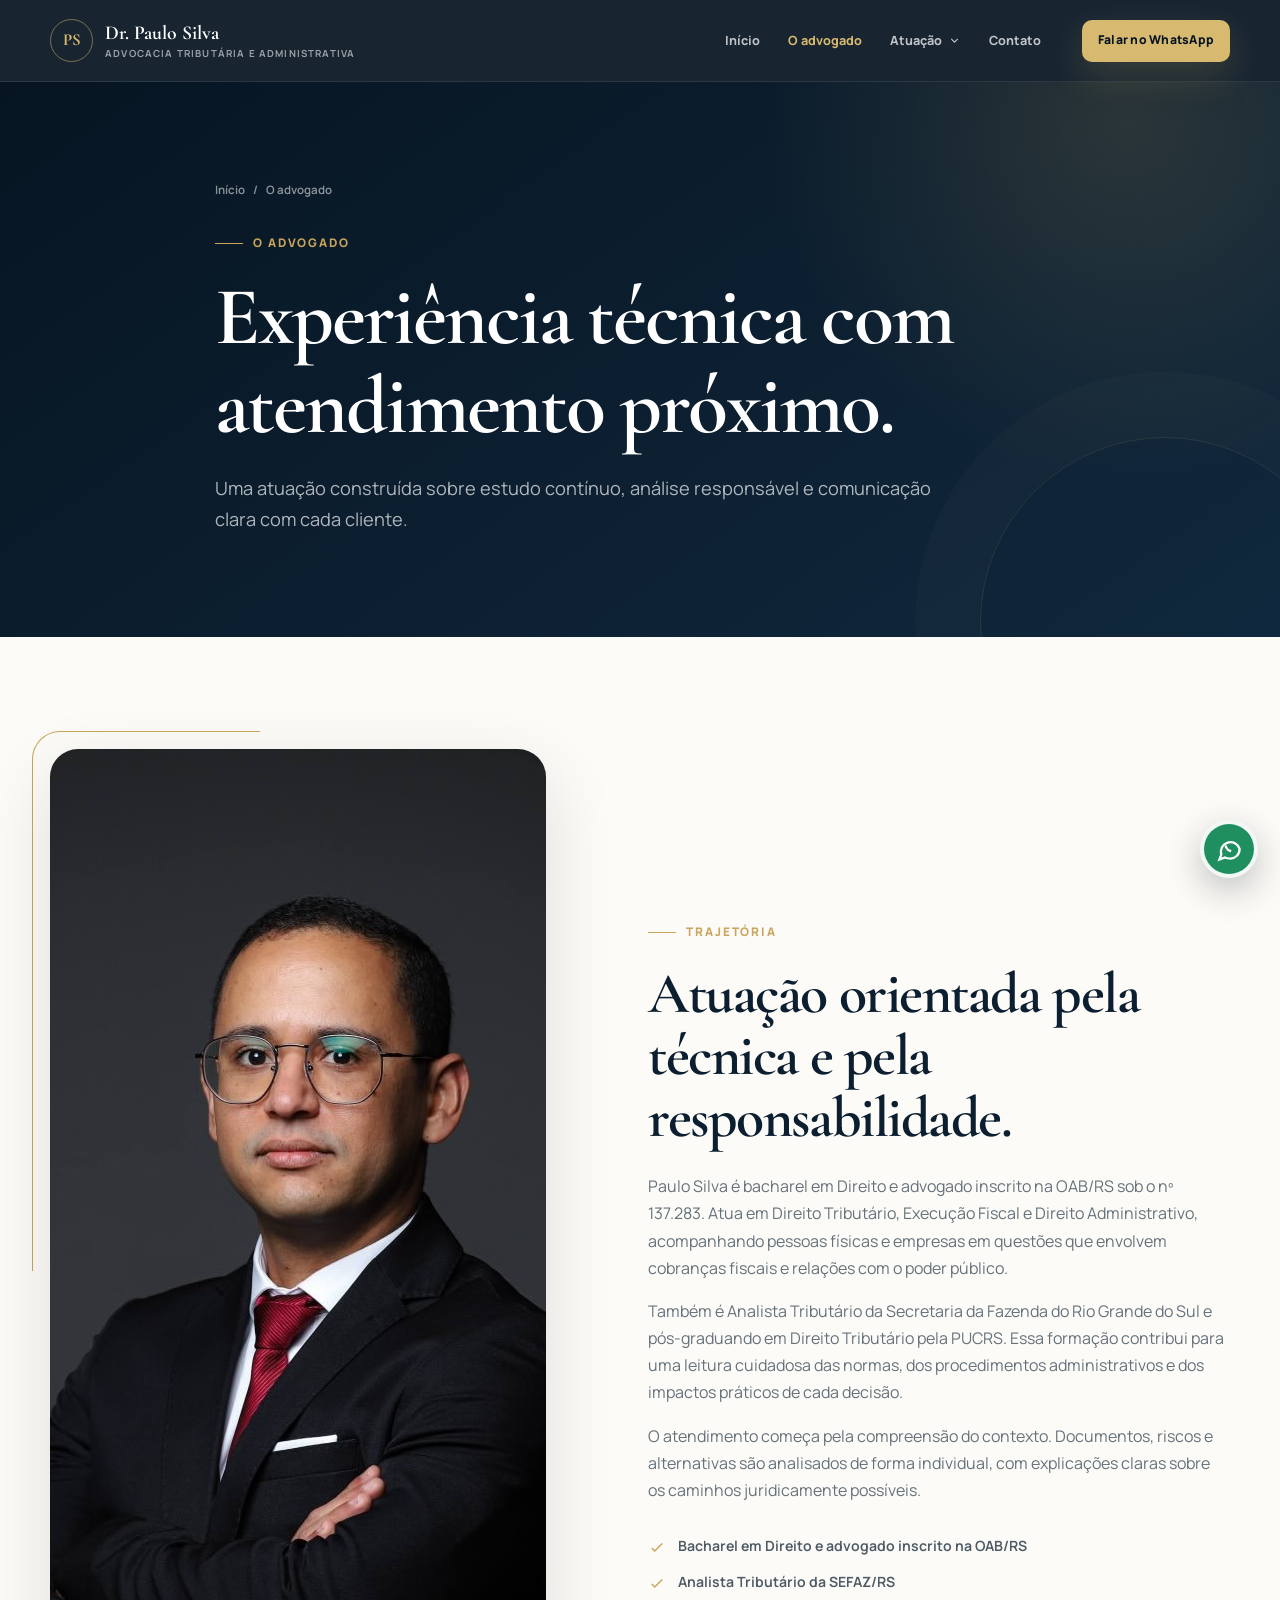
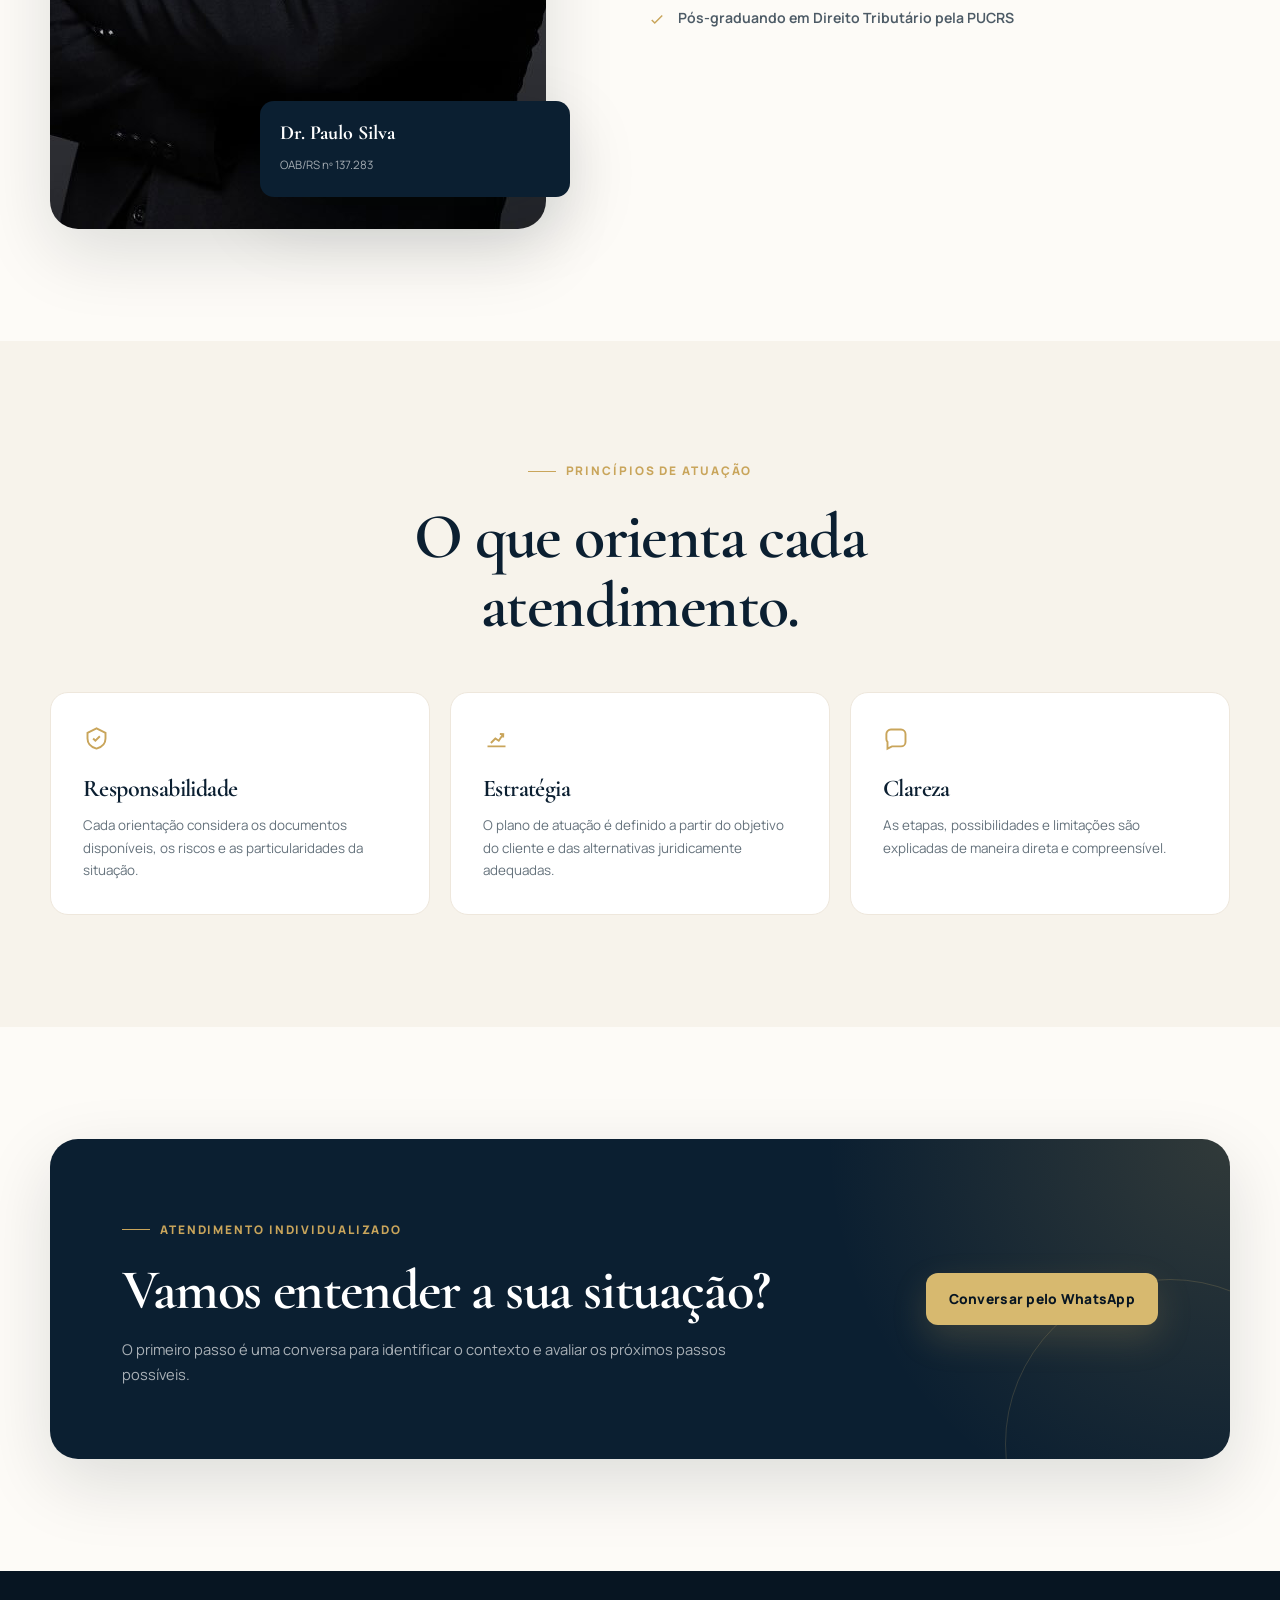
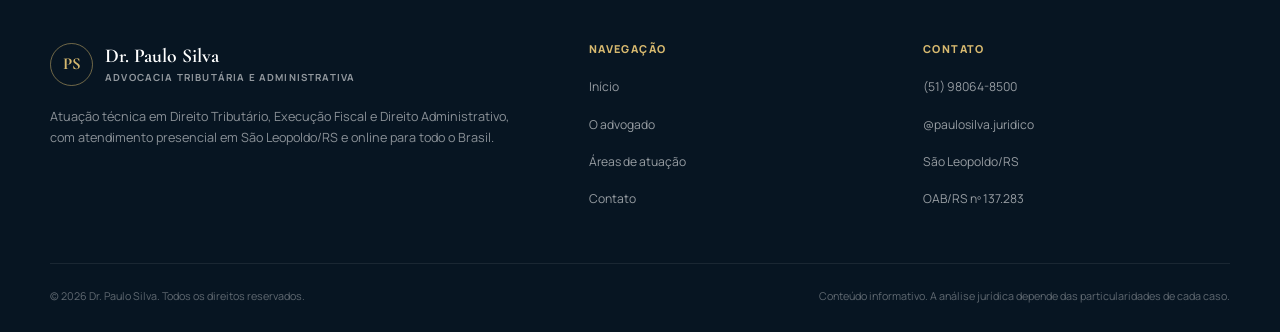
<file: sobre/index.html>
<!doctype html>
<html lang="pt-BR">
<head>
  <meta charset="utf-8">
  <meta name="viewport" content="width=device-width, initial-scale=1">
  <title>O advogado | Dr. Paulo Silva</title>
  <meta name="description" content="Conheça a formação e a atuação profissional do advogado Paulo Silva, OAB/RS nº 137.283.">
  <meta name="theme-color" content="#071522">
  <link rel="canonical" href="https://paulosilva.adv.br/sobre/">
  <link rel="icon" href="/assets/favicon.svg" type="image/svg+xml">
  <link rel="preconnect" href="https://fonts.googleapis.com">
  <link rel="preconnect" href="https://fonts.gstatic.com" crossorigin>
  <link href="https://fonts.googleapis.com/css2?family=Cormorant+Garamond:ital,wght@0,500;0,600;0,700;1,600&amp;family=Manrope:wght@400;500;600;700;800&amp;display=swap" rel="stylesheet">
  <link rel="stylesheet" href="/assets/css/styles.css">
  <meta property="og:type" content="profile">
  <meta property="og:locale" content="pt_BR">
  <meta property="og:title" content="O advogado | Dr. Paulo Silva">
  <meta property="og:description" content="Formação, experiência e princípios que orientam a atuação profissional.">
  <meta property="og:url" content="https://paulosilva.adv.br/sobre/">
  <meta property="og:image" content="https://paulosilva.adv.br/foto%20perfil.jpg">
</head>
<body>
  <a class="skip-link" href="#conteudo">Pular para o conteúdo</a>

  <header class="site-header">
    <div class="container header-inner">
      <a class="brand" href="/" aria-label="Dr. Paulo Silva — página inicial">
        <span class="brand-mark" aria-hidden="true">PS</span>
        <span class="brand-copy"><span class="brand-name">Dr. Paulo Silva</span><span class="brand-role">Advocacia Tributária e Administrativa</span></span>
      </a>
      <button class="nav-toggle" type="button" aria-label="Abrir menu" aria-controls="main-navigation" aria-expanded="false" data-nav-toggle><span class="nav-toggle-lines" aria-hidden="true"></span></button>
      <nav class="primary-nav" id="main-navigation" aria-label="Navegação principal" data-nav data-open="false">
        <ul class="nav-list">
          <li><a class="nav-link" href="/">Início</a></li>
          <li><a class="nav-link" href="/sobre/" aria-current="page">O advogado</a></li>
          <li class="nav-dropdown" data-dropdown data-open="false">
            <button class="nav-dropdown-toggle" type="button" aria-expanded="false" aria-controls="areas-menu" data-dropdown-toggle>Atuação <svg aria-hidden="true" viewBox="0 0 24 24" fill="none" stroke="currentColor" stroke-width="2"><path d="m6 9 6 6 6-6"/></svg></button>
            <ul class="nav-dropdown-panel" id="areas-menu">
              <li><a href="/atuacao/">Visão geral</a></li>
              <li><a href="/atuacao/direito-tributario/">Direito Tributário</a></li>
              <li><a href="/atuacao/execucao-fiscal/">Execução Fiscal</a></li>
              <li><a href="/atuacao/direito-administrativo/">Direito Administrativo</a></li>
            </ul>
          </li>
          <li><a class="nav-link" href="/contato/">Contato</a></li>
        </ul>
        <a class="button button--gold header-cta" href="https://wa.me/5551980648500" target="_blank" rel="noopener noreferrer">Falar no WhatsApp</a>
      </nav>
    </div>
  </header>

  <main id="conteudo">
    <section class="page-hero">
      <div class="container page-hero-copy" data-reveal>
        <ol class="breadcrumb" aria-label="Navegação estrutural"><li><a href="/">Início</a></li><li aria-hidden="true">/</li><li aria-current="page">O advogado</li></ol>
        <span class="eyebrow">O advogado</span>
        <h1>Experiência técnica com atendimento próximo.</h1>
        <p>Uma atuação construída sobre estudo contínuo, análise responsável e comunicação clara com cada cliente.</p>
      </div>
    </section>

    <section class="section" aria-labelledby="bio-title">
      <div class="container split-layout">
        <div class="image-panel" data-reveal>
          <img src="/foto%20perfil.jpg" alt="Retrato profissional do advogado Paulo Silva" width="1080" height="1080">
          <div class="image-note"><strong>Dr. Paulo Silva</strong><span>OAB/RS nº 137.283</span></div>
        </div>
        <div class="prose-copy" data-reveal>
          <span class="eyebrow">Trajetória</span>
          <h2 id="bio-title">Atuação orientada pela técnica e pela responsabilidade.</h2>
          <p>Paulo Silva é bacharel em Direito e advogado inscrito na OAB/RS sob o nº 137.283. Atua em Direito Tributário, Execução Fiscal e Direito Administrativo, acompanhando pessoas físicas e empresas em questões que envolvem cobranças fiscais e relações com o poder público.</p>
          <p>Também é Analista Tributário da Secretaria da Fazenda do Rio Grande do Sul e pós-graduando em Direito Tributário pela PUCRS. Essa formação contribui para uma leitura cuidadosa das normas, dos procedimentos administrativos e dos impactos práticos de cada decisão.</p>
          <p>O atendimento começa pela compreensão do contexto. Documentos, riscos e alternativas são analisados de forma individual, com explicações claras sobre os caminhos juridicamente possíveis.</p>
          <ul class="credential-list">
            <li><svg aria-hidden="true" viewBox="0 0 24 24" fill="none" stroke="currentColor" stroke-width="2"><path d="m5 12 4 4L19 6"/></svg>Bacharel em Direito e advogado inscrito na OAB/RS</li>
            <li><svg aria-hidden="true" viewBox="0 0 24 24" fill="none" stroke="currentColor" stroke-width="2"><path d="m5 12 4 4L19 6"/></svg>Analista Tributário da SEFAZ/RS</li>
            <li><svg aria-hidden="true" viewBox="0 0 24 24" fill="none" stroke="currentColor" stroke-width="2"><path d="m5 12 4 4L19 6"/></svg>Pós-graduando em Direito Tributário pela PUCRS</li>
          </ul>
        </div>
      </div>
    </section>

    <section class="section section--soft" aria-labelledby="values-title">
      <div class="container">
        <div class="section-heading section-heading--center" data-reveal>
          <span class="eyebrow">Princípios de atuação</span>
          <h2 class="display-title" id="values-title">O que orienta cada atendimento.</h2>
        </div>
        <div class="values-grid">
          <article class="value-card" data-reveal>
            <svg aria-hidden="true" viewBox="0 0 24 24" fill="none" stroke="currentColor" stroke-width="1.7"><path d="M12 3 4 7v5c0 4.8 3.2 7.7 8 9 4.8-1.3 8-4.2 8-9V7l-8-4Z"/><path d="m9 12 2 2 4-4"/></svg>
            <h3>Responsabilidade</h3>
            <p>Cada orientação considera os documentos disponíveis, os riscos e as particularidades da situação.</p>
          </article>
          <article class="value-card" data-reveal>
            <svg aria-hidden="true" viewBox="0 0 24 24" fill="none" stroke="currentColor" stroke-width="1.7"><path d="M4 19h16M7 16l4-4 3 2 4-6"/><path d="m15 8 3 .1-.1 3"/></svg>
            <h3>Estratégia</h3>
            <p>O plano de atuação é definido a partir do objetivo do cliente e das alternativas juridicamente adequadas.</p>
          </article>
          <article class="value-card" data-reveal>
            <svg aria-hidden="true" viewBox="0 0 24 24" fill="none" stroke="currentColor" stroke-width="1.7"><path d="M20 15a4 4 0 0 1-4 4H8l-4 2v-6a4 4 0 0 1-1-2.6V8a4 4 0 0 1 4-4h9a4 4 0 0 1 4 4v7Z"/></svg>
            <h3>Clareza</h3>
            <p>As etapas, possibilidades e limitações são explicadas de maneira direta e compreensível.</p>
          </article>
        </div>
      </div>
    </section>

    <section class="section" aria-labelledby="cta-title">
      <div class="container">
        <div class="cta-panel" data-reveal>
          <div class="cta-copy"><span class="eyebrow">Atendimento individualizado</span><h2 id="cta-title">Vamos entender a sua situação?</h2><p>O primeiro passo é uma conversa para identificar o contexto e avaliar os próximos passos possíveis.</p></div>
          <a class="button button--gold" href="https://wa.me/5551980648500" target="_blank" rel="noopener noreferrer">Conversar pelo WhatsApp</a>
        </div>
      </div>
    </section>
  </main>

  <footer class="site-footer">
    <div class="container footer-main">
      <div class="footer-brand">
        <a class="brand" href="/" aria-label="Dr. Paulo Silva — página inicial"><span class="brand-mark" aria-hidden="true">PS</span><span class="brand-copy"><span class="brand-name">Dr. Paulo Silva</span><span class="brand-role">Advocacia Tributária e Administrativa</span></span></a>
        <p>Atuação técnica em Direito Tributário, Execução Fiscal e Direito Administrativo, com atendimento presencial em São Leopoldo/RS e online para todo o Brasil.</p>
      </div>
      <div><h2 class="footer-title">Navegação</h2><ul class="footer-links"><li><a href="/">Início</a></li><li><a href="/sobre/">O advogado</a></li><li><a href="/atuacao/">Áreas de atuação</a></li><li><a href="/contato/">Contato</a></li></ul></div>
      <div><h2 class="footer-title">Contato</h2><ul class="footer-links"><li><a href="https://wa.me/5551980648500" target="_blank" rel="noopener noreferrer">(51) 98064-8500</a></li><li><a href="https://www.instagram.com/paulosilva.juridico/" target="_blank" rel="noopener noreferrer">@paulosilva.juridico</a></li><li><span>São Leopoldo/RS</span></li><li><span>OAB/RS nº 137.283</span></li></ul></div>
    </div>
    <div class="container footer-bottom"><span>© <span data-year>2026</span> Dr. Paulo Silva. Todos os direitos reservados.</span><span>Conteúdo informativo. A análise jurídica depende das particularidades de cada caso.</span></div>
  </footer>

  <a class="whatsapp-float" href="https://wa.me/5551980648500" target="_blank" rel="noopener noreferrer" aria-label="Conversar pelo WhatsApp"><svg aria-hidden="true" viewBox="0 0 24 24" fill="none" stroke="currentColor" stroke-width="2"><path d="M21 11.5a8.4 8.4 0 0 1-9 8.5 9.7 9.7 0 0 1-4-.9L3 21l1.7-4.5A8.4 8.4 0 1 1 21 11.5Z"/><path d="M8.5 8.5c.6 3 2 4.4 5 5"/></svg></a>
  <script src="/assets/js/main.js" defer></script>
</body>
</html>
</file>
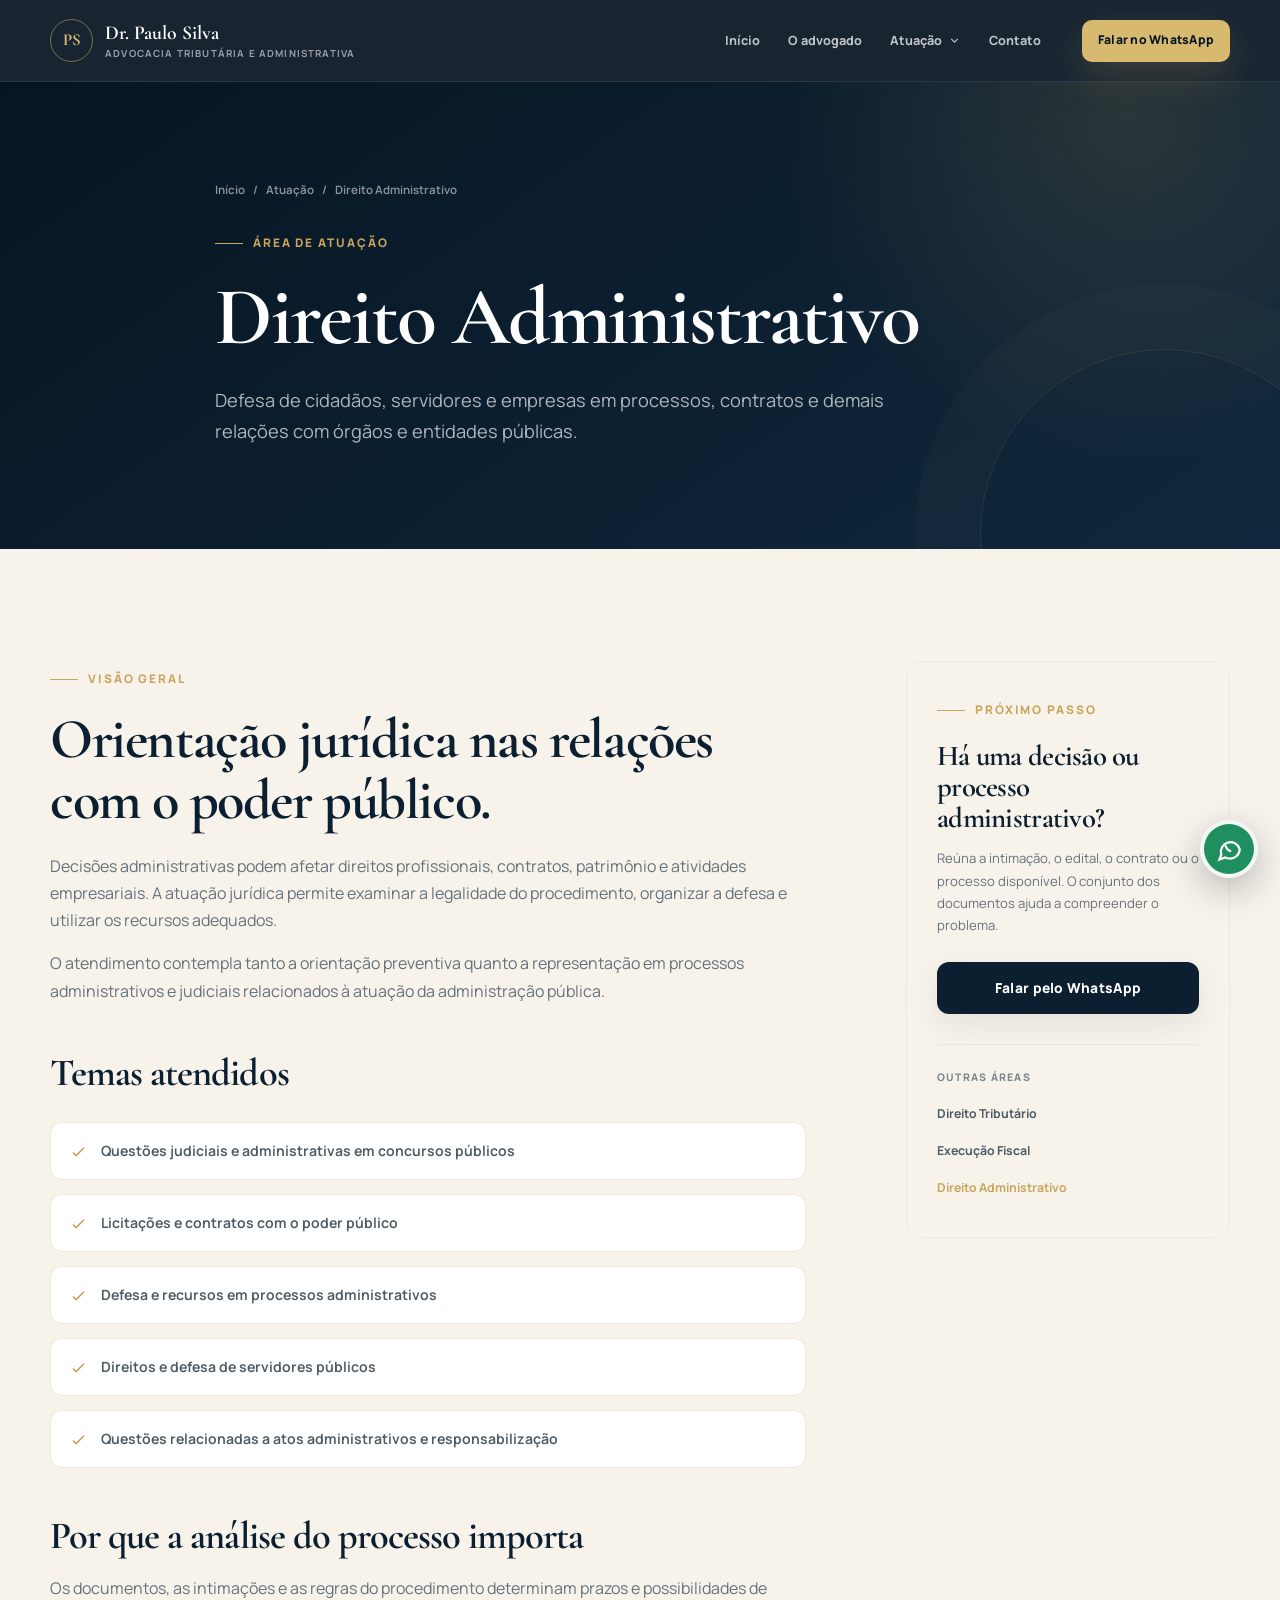
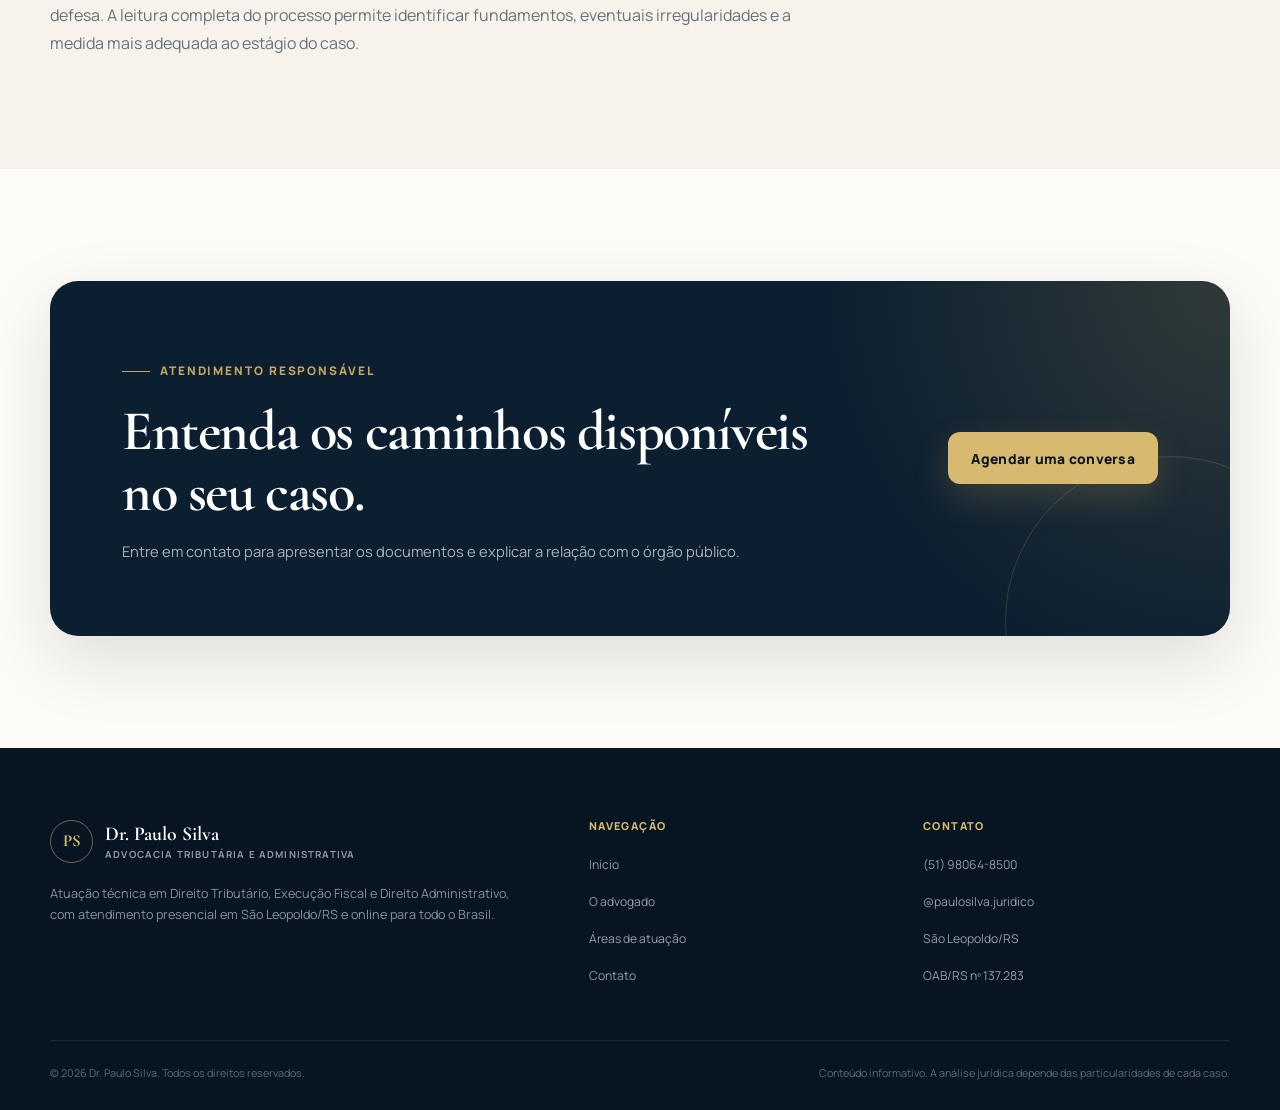
<file: atuacao/direito-administrativo/index.html>
<!doctype html>
<html lang="pt-BR">
<head>
  <meta charset="utf-8">
  <meta name="viewport" content="width=device-width, initial-scale=1">
  <title>Direito Administrativo | Dr. Paulo Silva</title>
  <meta name="description" content="Atuação em Direito Administrativo: concursos públicos, licitações, contratos, processos administrativos e direitos de servidores.">
  <meta name="theme-color" content="#071522">
  <link rel="canonical" href="https://paulosilva.adv.br/atuacao/direito-administrativo/">
  <link rel="icon" href="/assets/favicon.svg" type="image/svg+xml">
  <link rel="preconnect" href="https://fonts.googleapis.com"><link rel="preconnect" href="https://fonts.gstatic.com" crossorigin>
  <link href="https://fonts.googleapis.com/css2?family=Cormorant+Garamond:ital,wght@0,500;0,600;0,700;1,600&amp;family=Manrope:wght@400;500;600;700;800&amp;display=swap" rel="stylesheet">
  <link rel="stylesheet" href="/assets/css/styles.css">
  <meta property="og:type" content="website"><meta property="og:locale" content="pt_BR"><meta property="og:title" content="Direito Administrativo | Dr. Paulo Silva"><meta property="og:description" content="Defesa de cidadãos, servidores e empresas em suas relações com o poder público."><meta property="og:url" content="https://paulosilva.adv.br/atuacao/direito-administrativo/">
</head>
<body>
  <a class="skip-link" href="#conteudo">Pular para o conteúdo</a>
  <header class="site-header"><div class="container header-inner">
    <a class="brand" href="/" aria-label="Dr. Paulo Silva — página inicial"><span class="brand-mark" aria-hidden="true">PS</span><span class="brand-copy"><span class="brand-name">Dr. Paulo Silva</span><span class="brand-role">Advocacia Tributária e Administrativa</span></span></a>
    <button class="nav-toggle" type="button" aria-label="Abrir menu" aria-controls="main-navigation" aria-expanded="false" data-nav-toggle><span class="nav-toggle-lines" aria-hidden="true"></span></button>
    <nav class="primary-nav" id="main-navigation" aria-label="Navegação principal" data-nav data-open="false">
      <ul class="nav-list"><li><a class="nav-link" href="/">Início</a></li><li><a class="nav-link" href="/sobre/">O advogado</a></li><li class="nav-dropdown" data-dropdown data-open="false"><button class="nav-dropdown-toggle" type="button" aria-expanded="false" aria-controls="areas-menu" data-dropdown-toggle>Atuação <svg aria-hidden="true" viewBox="0 0 24 24" fill="none" stroke="currentColor" stroke-width="2"><path d="m6 9 6 6 6-6"/></svg></button><ul class="nav-dropdown-panel" id="areas-menu"><li><a href="/atuacao/">Visão geral</a></li><li><a href="/atuacao/direito-tributario/">Direito Tributário</a></li><li><a href="/atuacao/execucao-fiscal/">Execução Fiscal</a></li><li><a href="/atuacao/direito-administrativo/" aria-current="page">Direito Administrativo</a></li></ul></li><li><a class="nav-link" href="/contato/">Contato</a></li></ul>
      <a class="button button--gold header-cta" href="https://wa.me/5551980648500" target="_blank" rel="noopener noreferrer">Falar no WhatsApp</a>
    </nav>
  </div></header>

  <main id="conteudo">
    <section class="page-hero"><div class="container page-hero-copy" data-reveal>
      <ol class="breadcrumb" aria-label="Navegação estrutural"><li><a href="/">Início</a></li><li aria-hidden="true">/</li><li><a href="/atuacao/">Atuação</a></li><li aria-hidden="true">/</li><li aria-current="page">Direito Administrativo</li></ol>
      <span class="eyebrow">Área de atuação</span><h1>Direito Administrativo</h1><p>Defesa de cidadãos, servidores e empresas em processos, contratos e demais relações com órgãos e entidades públicas.</p>
    </div></section>

    <section class="section section--soft"><div class="container service-layout">
      <article class="service-content" data-reveal>
        <span class="eyebrow">Visão geral</span><h2>Orientação jurídica nas relações com o poder público.</h2>
        <p>Decisões administrativas podem afetar direitos profissionais, contratos, patrimônio e atividades empresariais. A atuação jurídica permite examinar a legalidade do procedimento, organizar a defesa e utilizar os recursos adequados.</p>
        <p>O atendimento contempla tanto a orientação preventiva quanto a representação em processos administrativos e judiciais relacionados à atuação da administração pública.</p>
        <h3>Temas atendidos</h3>
        <ul class="check-list">
          <li><svg aria-hidden="true" viewBox="0 0 24 24" fill="none" stroke="currentColor" stroke-width="2"><path d="m5 12 4 4L19 6"/></svg>Questões judiciais e administrativas em concursos públicos</li>
          <li><svg aria-hidden="true" viewBox="0 0 24 24" fill="none" stroke="currentColor" stroke-width="2"><path d="m5 12 4 4L19 6"/></svg>Licitações e contratos com o poder público</li>
          <li><svg aria-hidden="true" viewBox="0 0 24 24" fill="none" stroke="currentColor" stroke-width="2"><path d="m5 12 4 4L19 6"/></svg>Defesa e recursos em processos administrativos</li>
          <li><svg aria-hidden="true" viewBox="0 0 24 24" fill="none" stroke="currentColor" stroke-width="2"><path d="m5 12 4 4L19 6"/></svg>Direitos e defesa de servidores públicos</li>
          <li><svg aria-hidden="true" viewBox="0 0 24 24" fill="none" stroke="currentColor" stroke-width="2"><path d="m5 12 4 4L19 6"/></svg>Questões relacionadas a atos administrativos e responsabilização</li>
        </ul>
        <h3>Por que a análise do processo importa</h3>
        <p>Os documentos, as intimações e as regras do procedimento determinam prazos e possibilidades de defesa. A leitura completa do processo permite identificar fundamentos, eventuais irregularidades e a medida mais adequada ao estágio do caso.</p>
      </article>
      <aside class="service-aside" aria-labelledby="aside-title" data-reveal>
        <span class="eyebrow">Próximo passo</span><h2 id="aside-title">Há uma decisão ou processo administrativo?</h2><p>Reúna a intimação, o edital, o contrato ou o processo disponível. O conjunto dos documentos ajuda a compreender o problema.</p>
        <a class="button button--dark" href="https://wa.me/5551980648500" target="_blank" rel="noopener noreferrer">Falar pelo WhatsApp</a>
        <nav class="service-nav" aria-label="Outras áreas de atuação"><span>Outras áreas</span><a href="/atuacao/direito-tributario/">Direito Tributário</a><a href="/atuacao/execucao-fiscal/">Execução Fiscal</a><a aria-current="page" href="/atuacao/direito-administrativo/">Direito Administrativo</a></nav>
      </aside>
    </div></section>

    <section class="section" aria-labelledby="cta-title"><div class="container"><div class="cta-panel" data-reveal><div class="cta-copy"><span class="eyebrow">Atendimento responsável</span><h2 id="cta-title">Entenda os caminhos disponíveis no seu caso.</h2><p>Entre em contato para apresentar os documentos e explicar a relação com o órgão público.</p></div><a class="button button--gold" href="https://wa.me/5551980648500" target="_blank" rel="noopener noreferrer">Agendar uma conversa</a></div></div></section>
  </main>

  <footer class="site-footer"><div class="container footer-main">
    <div class="footer-brand"><a class="brand" href="/" aria-label="Dr. Paulo Silva — página inicial"><span class="brand-mark" aria-hidden="true">PS</span><span class="brand-copy"><span class="brand-name">Dr. Paulo Silva</span><span class="brand-role">Advocacia Tributária e Administrativa</span></span></a><p>Atuação técnica em Direito Tributário, Execução Fiscal e Direito Administrativo, com atendimento presencial em São Leopoldo/RS e online para todo o Brasil.</p></div>
    <div><h2 class="footer-title">Navegação</h2><ul class="footer-links"><li><a href="/">Início</a></li><li><a href="/sobre/">O advogado</a></li><li><a href="/atuacao/">Áreas de atuação</a></li><li><a href="/contato/">Contato</a></li></ul></div>
    <div><h2 class="footer-title">Contato</h2><ul class="footer-links"><li><a href="https://wa.me/5551980648500" target="_blank" rel="noopener noreferrer">(51) 98064-8500</a></li><li><a href="https://www.instagram.com/paulosilva.juridico/" target="_blank" rel="noopener noreferrer">@paulosilva.juridico</a></li><li><span>São Leopoldo/RS</span></li><li><span>OAB/RS nº 137.283</span></li></ul></div>
  </div><div class="container footer-bottom"><span>© <span data-year>2026</span> Dr. Paulo Silva. Todos os direitos reservados.</span><span>Conteúdo informativo. A análise jurídica depende das particularidades de cada caso.</span></div></footer>
  <a class="whatsapp-float" href="https://wa.me/5551980648500" target="_blank" rel="noopener noreferrer" aria-label="Conversar pelo WhatsApp"><svg aria-hidden="true" viewBox="0 0 24 24" fill="none" stroke="currentColor" stroke-width="2"><path d="M21 11.5a8.4 8.4 0 0 1-9 8.5 9.7 9.7 0 0 1-4-.9L3 21l1.7-4.5A8.4 8.4 0 1 1 21 11.5Z"/><path d="M8.5 8.5c.6 3 2 4.4 5 5"/></svg></a>
  <script src="/assets/js/main.js" defer></script>
</body>
</html>
</file>
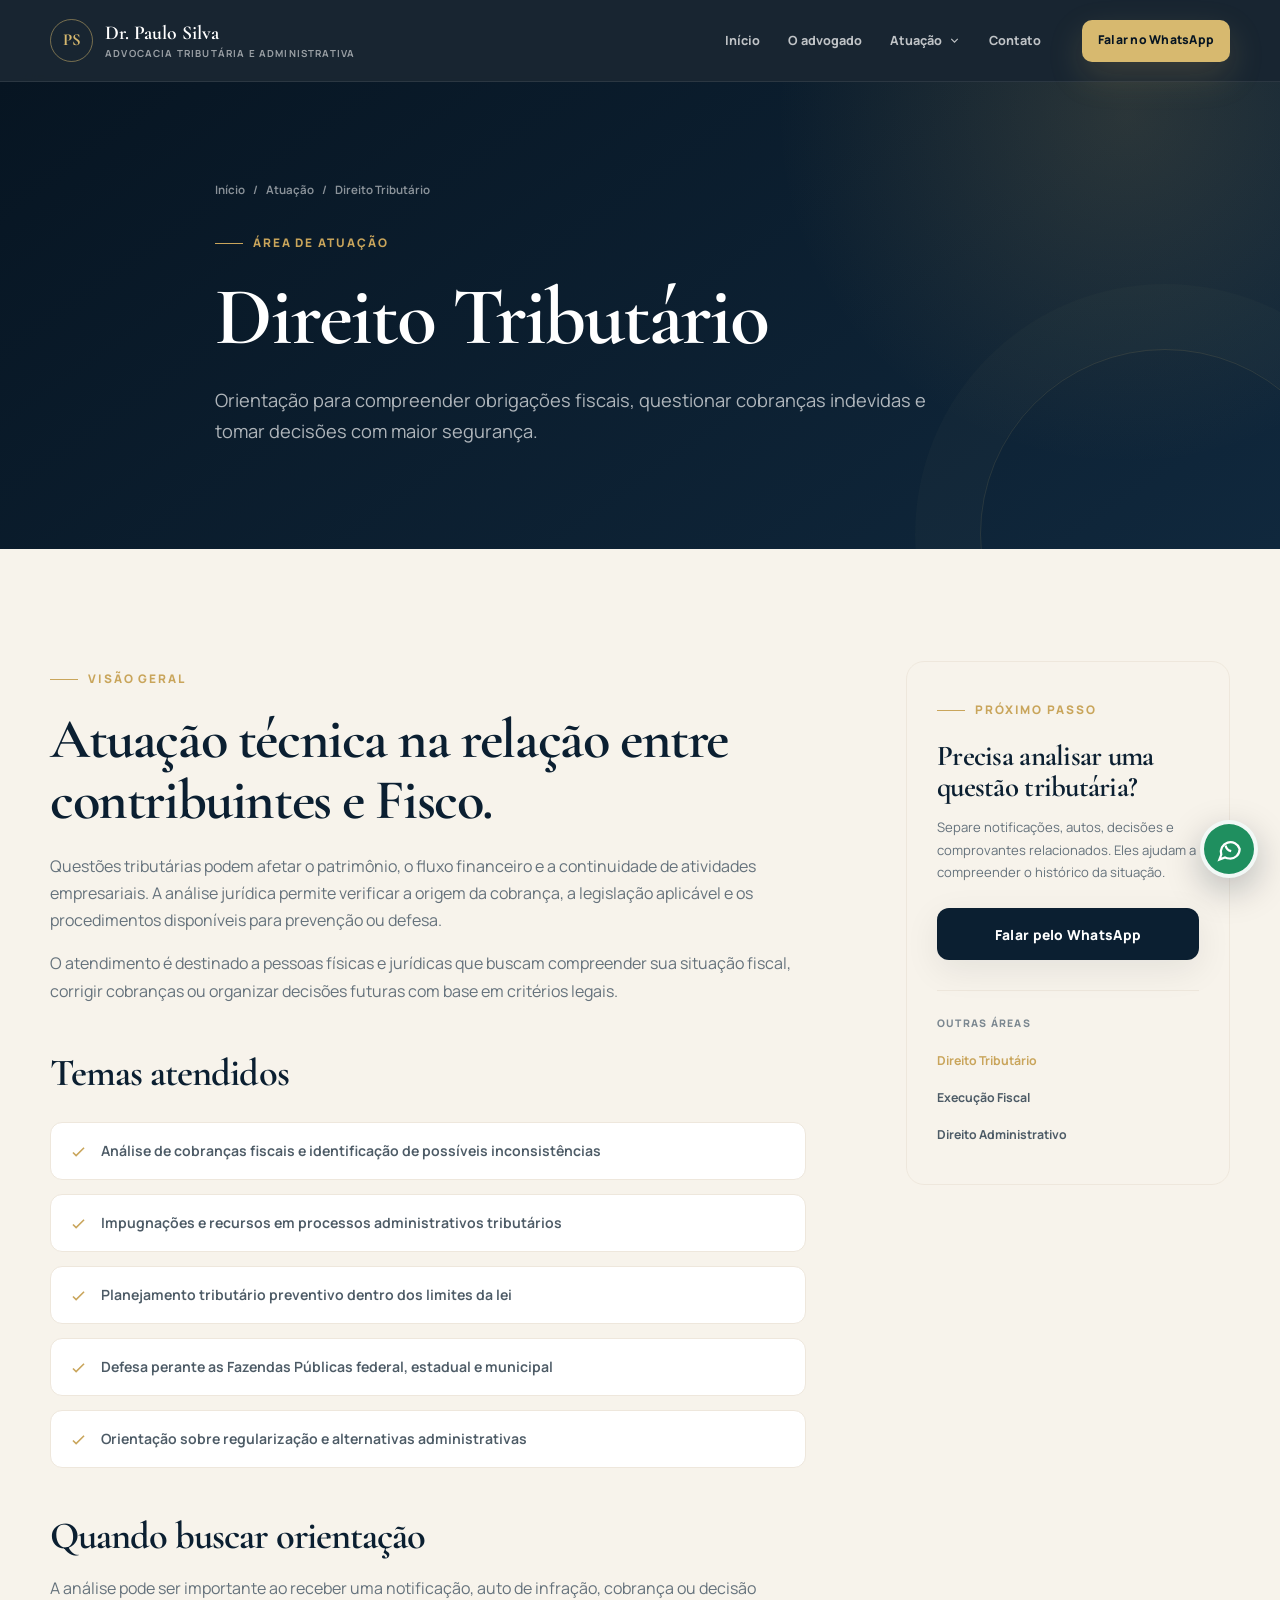
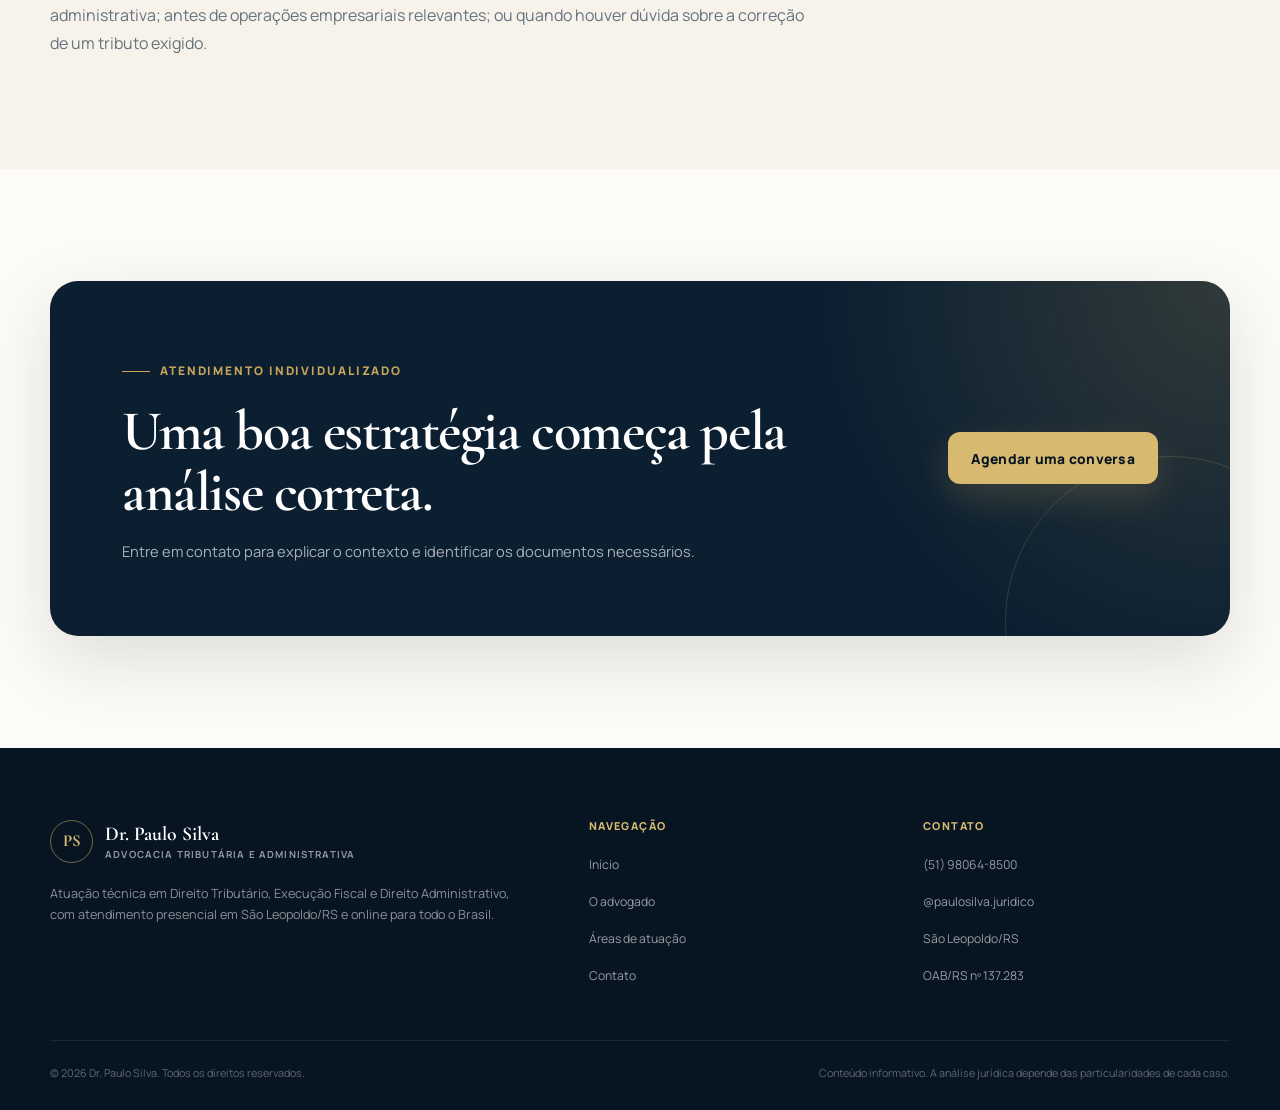
<file: atuacao/direito-tributario/index.html>
<!doctype html>
<html lang="pt-BR">
<head>
  <meta charset="utf-8">
  <meta name="viewport" content="width=device-width, initial-scale=1">
  <title>Direito Tributário | Dr. Paulo Silva</title>
  <meta name="description" content="Assessoria em Direito Tributário: cobranças fiscais, impugnações, recursos administrativos e planejamento preventivo.">
  <meta name="theme-color" content="#071522">
  <link rel="canonical" href="https://paulosilva.adv.br/atuacao/direito-tributario/">
  <link rel="icon" href="/assets/favicon.svg" type="image/svg+xml">
  <link rel="preconnect" href="https://fonts.googleapis.com">
  <link rel="preconnect" href="https://fonts.gstatic.com" crossorigin>
  <link href="https://fonts.googleapis.com/css2?family=Cormorant+Garamond:ital,wght@0,500;0,600;0,700;1,600&amp;family=Manrope:wght@400;500;600;700;800&amp;display=swap" rel="stylesheet">
  <link rel="stylesheet" href="/assets/css/styles.css">
  <meta property="og:type" content="website"><meta property="og:locale" content="pt_BR"><meta property="og:title" content="Direito Tributário | Dr. Paulo Silva"><meta property="og:description" content="Orientação tributária para pessoas físicas e empresas."><meta property="og:url" content="https://paulosilva.adv.br/atuacao/direito-tributario/">
</head>
<body>
  <a class="skip-link" href="#conteudo">Pular para o conteúdo</a>
  <header class="site-header">
    <div class="container header-inner">
      <a class="brand" href="/" aria-label="Dr. Paulo Silva — página inicial"><span class="brand-mark" aria-hidden="true">PS</span><span class="brand-copy"><span class="brand-name">Dr. Paulo Silva</span><span class="brand-role">Advocacia Tributária e Administrativa</span></span></a>
      <button class="nav-toggle" type="button" aria-label="Abrir menu" aria-controls="main-navigation" aria-expanded="false" data-nav-toggle><span class="nav-toggle-lines" aria-hidden="true"></span></button>
      <nav class="primary-nav" id="main-navigation" aria-label="Navegação principal" data-nav data-open="false">
        <ul class="nav-list">
          <li><a class="nav-link" href="/">Início</a></li><li><a class="nav-link" href="/sobre/">O advogado</a></li>
          <li class="nav-dropdown" data-dropdown data-open="false">
            <button class="nav-dropdown-toggle" type="button" aria-expanded="false" aria-controls="areas-menu" data-dropdown-toggle>Atuação <svg aria-hidden="true" viewBox="0 0 24 24" fill="none" stroke="currentColor" stroke-width="2"><path d="m6 9 6 6 6-6"/></svg></button>
            <ul class="nav-dropdown-panel" id="areas-menu"><li><a href="/atuacao/">Visão geral</a></li><li><a href="/atuacao/direito-tributario/" aria-current="page">Direito Tributário</a></li><li><a href="/atuacao/execucao-fiscal/">Execução Fiscal</a></li><li><a href="/atuacao/direito-administrativo/">Direito Administrativo</a></li></ul>
          </li>
          <li><a class="nav-link" href="/contato/">Contato</a></li>
        </ul>
        <a class="button button--gold header-cta" href="https://wa.me/5551980648500" target="_blank" rel="noopener noreferrer">Falar no WhatsApp</a>
      </nav>
    </div>
  </header>

  <main id="conteudo">
    <section class="page-hero">
      <div class="container page-hero-copy" data-reveal>
        <ol class="breadcrumb" aria-label="Navegação estrutural"><li><a href="/">Início</a></li><li aria-hidden="true">/</li><li><a href="/atuacao/">Atuação</a></li><li aria-hidden="true">/</li><li aria-current="page">Direito Tributário</li></ol>
        <span class="eyebrow">Área de atuação</span>
        <h1>Direito Tributário</h1>
        <p>Orientação para compreender obrigações fiscais, questionar cobranças indevidas e tomar decisões com maior segurança.</p>
      </div>
    </section>

    <section class="section section--soft">
      <div class="container service-layout">
        <article class="service-content" data-reveal>
          <span class="eyebrow">Visão geral</span>
          <h2>Atuação técnica na relação entre contribuintes e Fisco.</h2>
          <p>Questões tributárias podem afetar o patrimônio, o fluxo financeiro e a continuidade de atividades empresariais. A análise jurídica permite verificar a origem da cobrança, a legislação aplicável e os procedimentos disponíveis para prevenção ou defesa.</p>
          <p>O atendimento é destinado a pessoas físicas e jurídicas que buscam compreender sua situação fiscal, corrigir cobranças ou organizar decisões futuras com base em critérios legais.</p>

          <h3>Temas atendidos</h3>
          <ul class="check-list">
            <li><svg aria-hidden="true" viewBox="0 0 24 24" fill="none" stroke="currentColor" stroke-width="2"><path d="m5 12 4 4L19 6"/></svg>Análise de cobranças fiscais e identificação de possíveis inconsistências</li>
            <li><svg aria-hidden="true" viewBox="0 0 24 24" fill="none" stroke="currentColor" stroke-width="2"><path d="m5 12 4 4L19 6"/></svg>Impugnações e recursos em processos administrativos tributários</li>
            <li><svg aria-hidden="true" viewBox="0 0 24 24" fill="none" stroke="currentColor" stroke-width="2"><path d="m5 12 4 4L19 6"/></svg>Planejamento tributário preventivo dentro dos limites da lei</li>
            <li><svg aria-hidden="true" viewBox="0 0 24 24" fill="none" stroke="currentColor" stroke-width="2"><path d="m5 12 4 4L19 6"/></svg>Defesa perante as Fazendas Públicas federal, estadual e municipal</li>
            <li><svg aria-hidden="true" viewBox="0 0 24 24" fill="none" stroke="currentColor" stroke-width="2"><path d="m5 12 4 4L19 6"/></svg>Orientação sobre regularização e alternativas administrativas</li>
          </ul>

          <h3>Quando buscar orientação</h3>
          <p>A análise pode ser importante ao receber uma notificação, auto de infração, cobrança ou decisão administrativa; antes de operações empresariais relevantes; ou quando houver dúvida sobre a correção de um tributo exigido.</p>
        </article>

        <aside class="service-aside" aria-labelledby="aside-title" data-reveal>
          <span class="eyebrow">Próximo passo</span>
          <h2 id="aside-title">Precisa analisar uma questão tributária?</h2>
          <p>Separe notificações, autos, decisões e comprovantes relacionados. Eles ajudam a compreender o histórico da situação.</p>
          <a class="button button--dark" href="https://wa.me/5551980648500" target="_blank" rel="noopener noreferrer">Falar pelo WhatsApp</a>
          <nav class="service-nav" aria-label="Outras áreas de atuação"><span>Outras áreas</span><a aria-current="page" href="/atuacao/direito-tributario/">Direito Tributário</a><a href="/atuacao/execucao-fiscal/">Execução Fiscal</a><a href="/atuacao/direito-administrativo/">Direito Administrativo</a></nav>
        </aside>
      </div>
    </section>

    <section class="section" aria-labelledby="cta-title"><div class="container"><div class="cta-panel" data-reveal><div class="cta-copy"><span class="eyebrow">Atendimento individualizado</span><h2 id="cta-title">Uma boa estratégia começa pela análise correta.</h2><p>Entre em contato para explicar o contexto e identificar os documentos necessários.</p></div><a class="button button--gold" href="https://wa.me/5551980648500" target="_blank" rel="noopener noreferrer">Agendar uma conversa</a></div></div></section>
  </main>

  <footer class="site-footer">
    <div class="container footer-main">
      <div class="footer-brand"><a class="brand" href="/" aria-label="Dr. Paulo Silva — página inicial"><span class="brand-mark" aria-hidden="true">PS</span><span class="brand-copy"><span class="brand-name">Dr. Paulo Silva</span><span class="brand-role">Advocacia Tributária e Administrativa</span></span></a><p>Atuação técnica em Direito Tributário, Execução Fiscal e Direito Administrativo, com atendimento presencial em São Leopoldo/RS e online para todo o Brasil.</p></div>
      <div><h2 class="footer-title">Navegação</h2><ul class="footer-links"><li><a href="/">Início</a></li><li><a href="/sobre/">O advogado</a></li><li><a href="/atuacao/">Áreas de atuação</a></li><li><a href="/contato/">Contato</a></li></ul></div>
      <div><h2 class="footer-title">Contato</h2><ul class="footer-links"><li><a href="https://wa.me/5551980648500" target="_blank" rel="noopener noreferrer">(51) 98064-8500</a></li><li><a href="https://www.instagram.com/paulosilva.juridico/" target="_blank" rel="noopener noreferrer">@paulosilva.juridico</a></li><li><span>São Leopoldo/RS</span></li><li><span>OAB/RS nº 137.283</span></li></ul></div>
    </div>
    <div class="container footer-bottom"><span>© <span data-year>2026</span> Dr. Paulo Silva. Todos os direitos reservados.</span><span>Conteúdo informativo. A análise jurídica depende das particularidades de cada caso.</span></div>
  </footer>
  <a class="whatsapp-float" href="https://wa.me/5551980648500" target="_blank" rel="noopener noreferrer" aria-label="Conversar pelo WhatsApp"><svg aria-hidden="true" viewBox="0 0 24 24" fill="none" stroke="currentColor" stroke-width="2"><path d="M21 11.5a8.4 8.4 0 0 1-9 8.5 9.7 9.7 0 0 1-4-.9L3 21l1.7-4.5A8.4 8.4 0 1 1 21 11.5Z"/><path d="M8.5 8.5c.6 3 2 4.4 5 5"/></svg></a>
  <script src="/assets/js/main.js" defer></script>
</body>
</html>
</file>
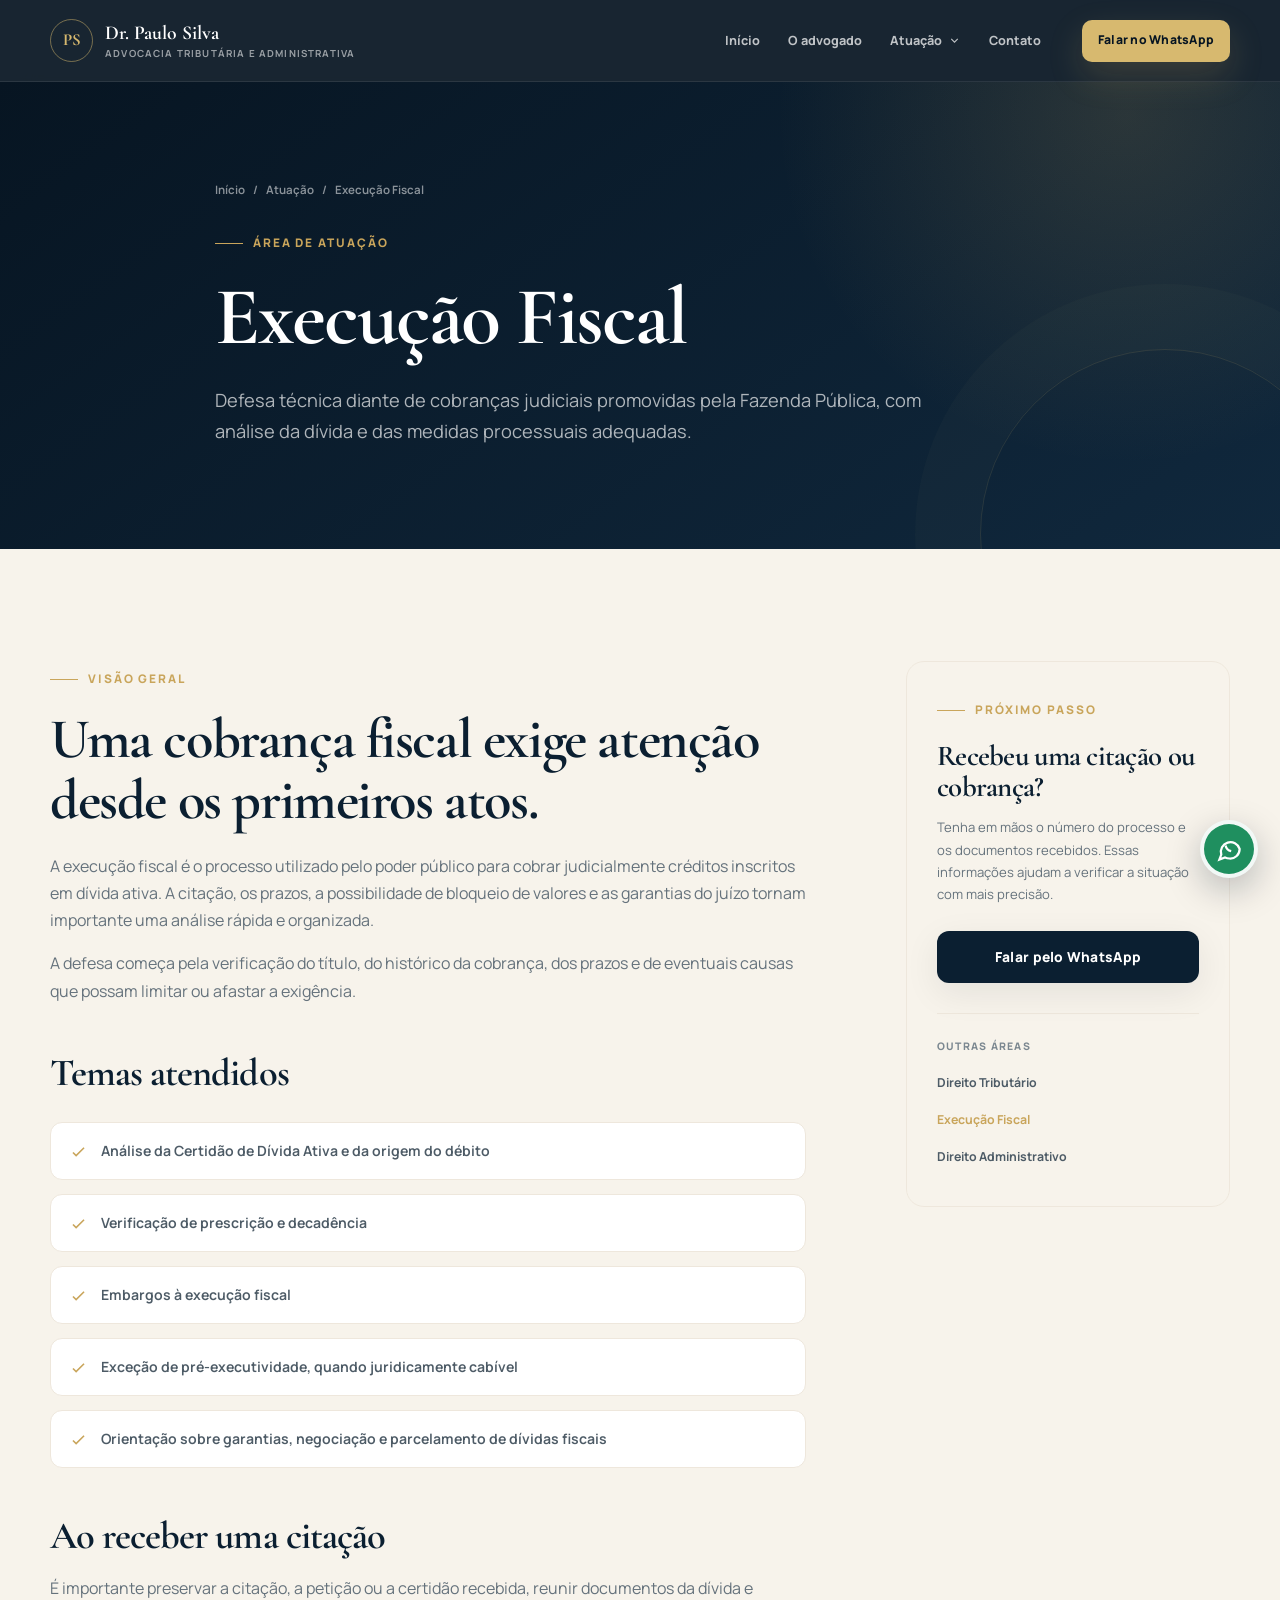
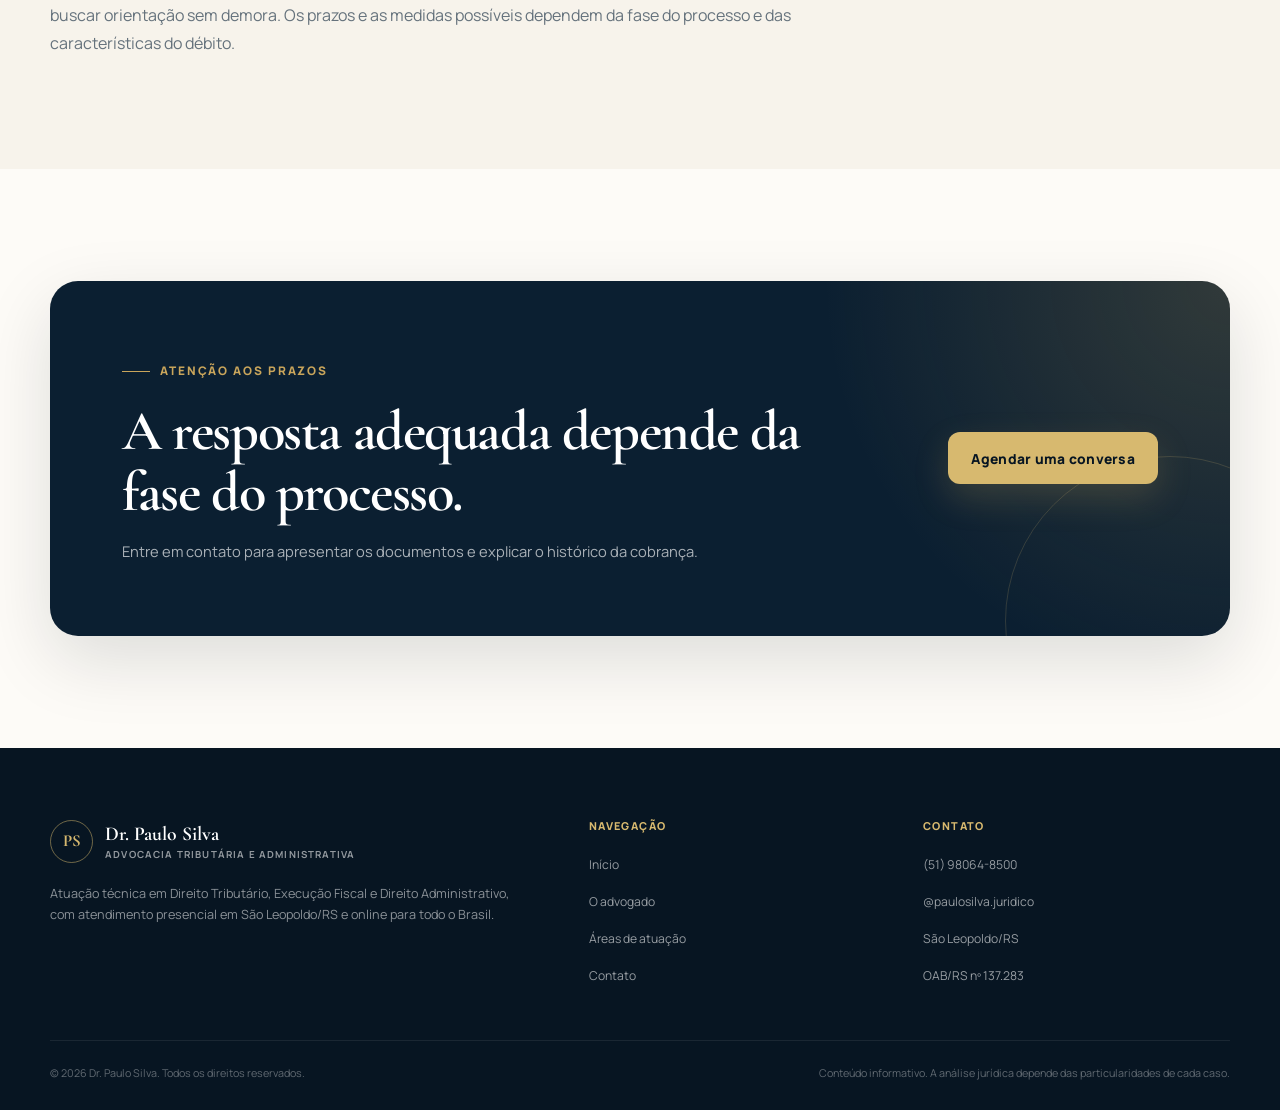
<file: atuacao/execucao-fiscal/index.html>
<!doctype html>
<html lang="pt-BR">
<head>
  <meta charset="utf-8">
  <meta name="viewport" content="width=device-width, initial-scale=1">
  <title>Execução Fiscal | Dr. Paulo Silva</title>
  <meta name="description" content="Defesa em execução fiscal: análise de dívidas, prescrição e decadência, embargos, exceção de pré-executividade e negociação.">
  <meta name="theme-color" content="#071522">
  <link rel="canonical" href="https://paulosilva.adv.br/atuacao/execucao-fiscal/">
  <link rel="icon" href="/assets/favicon.svg" type="image/svg+xml">
  <link rel="preconnect" href="https://fonts.googleapis.com"><link rel="preconnect" href="https://fonts.gstatic.com" crossorigin>
  <link href="https://fonts.googleapis.com/css2?family=Cormorant+Garamond:ital,wght@0,500;0,600;0,700;1,600&amp;family=Manrope:wght@400;500;600;700;800&amp;display=swap" rel="stylesheet">
  <link rel="stylesheet" href="/assets/css/styles.css">
  <meta property="og:type" content="website"><meta property="og:locale" content="pt_BR"><meta property="og:title" content="Execução Fiscal | Dr. Paulo Silva"><meta property="og:description" content="Defesa técnica em processos de cobrança fiscal."><meta property="og:url" content="https://paulosilva.adv.br/atuacao/execucao-fiscal/">
</head>
<body>
  <a class="skip-link" href="#conteudo">Pular para o conteúdo</a>
  <header class="site-header"><div class="container header-inner">
    <a class="brand" href="/" aria-label="Dr. Paulo Silva — página inicial"><span class="brand-mark" aria-hidden="true">PS</span><span class="brand-copy"><span class="brand-name">Dr. Paulo Silva</span><span class="brand-role">Advocacia Tributária e Administrativa</span></span></a>
    <button class="nav-toggle" type="button" aria-label="Abrir menu" aria-controls="main-navigation" aria-expanded="false" data-nav-toggle><span class="nav-toggle-lines" aria-hidden="true"></span></button>
    <nav class="primary-nav" id="main-navigation" aria-label="Navegação principal" data-nav data-open="false">
      <ul class="nav-list"><li><a class="nav-link" href="/">Início</a></li><li><a class="nav-link" href="/sobre/">O advogado</a></li><li class="nav-dropdown" data-dropdown data-open="false"><button class="nav-dropdown-toggle" type="button" aria-expanded="false" aria-controls="areas-menu" data-dropdown-toggle>Atuação <svg aria-hidden="true" viewBox="0 0 24 24" fill="none" stroke="currentColor" stroke-width="2"><path d="m6 9 6 6 6-6"/></svg></button><ul class="nav-dropdown-panel" id="areas-menu"><li><a href="/atuacao/">Visão geral</a></li><li><a href="/atuacao/direito-tributario/">Direito Tributário</a></li><li><a href="/atuacao/execucao-fiscal/" aria-current="page">Execução Fiscal</a></li><li><a href="/atuacao/direito-administrativo/">Direito Administrativo</a></li></ul></li><li><a class="nav-link" href="/contato/">Contato</a></li></ul>
      <a class="button button--gold header-cta" href="https://wa.me/5551980648500" target="_blank" rel="noopener noreferrer">Falar no WhatsApp</a>
    </nav>
  </div></header>

  <main id="conteudo">
    <section class="page-hero"><div class="container page-hero-copy" data-reveal>
      <ol class="breadcrumb" aria-label="Navegação estrutural"><li><a href="/">Início</a></li><li aria-hidden="true">/</li><li><a href="/atuacao/">Atuação</a></li><li aria-hidden="true">/</li><li aria-current="page">Execução Fiscal</li></ol>
      <span class="eyebrow">Área de atuação</span><h1>Execução Fiscal</h1><p>Defesa técnica diante de cobranças judiciais promovidas pela Fazenda Pública, com análise da dívida e das medidas processuais adequadas.</p>
    </div></section>

    <section class="section section--soft"><div class="container service-layout">
      <article class="service-content" data-reveal>
        <span class="eyebrow">Visão geral</span><h2>Uma cobrança fiscal exige atenção desde os primeiros atos.</h2>
        <p>A execução fiscal é o processo utilizado pelo poder público para cobrar judicialmente créditos inscritos em dívida ativa. A citação, os prazos, a possibilidade de bloqueio de valores e as garantias do juízo tornam importante uma análise rápida e organizada.</p>
        <p>A defesa começa pela verificação do título, do histórico da cobrança, dos prazos e de eventuais causas que possam limitar ou afastar a exigência.</p>
        <h3>Temas atendidos</h3>
        <ul class="check-list">
          <li><svg aria-hidden="true" viewBox="0 0 24 24" fill="none" stroke="currentColor" stroke-width="2"><path d="m5 12 4 4L19 6"/></svg>Análise da Certidão de Dívida Ativa e da origem do débito</li>
          <li><svg aria-hidden="true" viewBox="0 0 24 24" fill="none" stroke="currentColor" stroke-width="2"><path d="m5 12 4 4L19 6"/></svg>Verificação de prescrição e decadência</li>
          <li><svg aria-hidden="true" viewBox="0 0 24 24" fill="none" stroke="currentColor" stroke-width="2"><path d="m5 12 4 4L19 6"/></svg>Embargos à execução fiscal</li>
          <li><svg aria-hidden="true" viewBox="0 0 24 24" fill="none" stroke="currentColor" stroke-width="2"><path d="m5 12 4 4L19 6"/></svg>Exceção de pré-executividade, quando juridicamente cabível</li>
          <li><svg aria-hidden="true" viewBox="0 0 24 24" fill="none" stroke="currentColor" stroke-width="2"><path d="m5 12 4 4L19 6"/></svg>Orientação sobre garantias, negociação e parcelamento de dívidas fiscais</li>
        </ul>
        <h3>Ao receber uma citação</h3>
        <p>É importante preservar a citação, a petição ou a certidão recebida, reunir documentos da dívida e buscar orientação sem demora. Os prazos e as medidas possíveis dependem da fase do processo e das características do débito.</p>
      </article>
      <aside class="service-aside" aria-labelledby="aside-title" data-reveal>
        <span class="eyebrow">Próximo passo</span><h2 id="aside-title">Recebeu uma citação ou cobrança?</h2><p>Tenha em mãos o número do processo e os documentos recebidos. Essas informações ajudam a verificar a situação com mais precisão.</p>
        <a class="button button--dark" href="https://wa.me/5551980648500" target="_blank" rel="noopener noreferrer">Falar pelo WhatsApp</a>
        <nav class="service-nav" aria-label="Outras áreas de atuação"><span>Outras áreas</span><a href="/atuacao/direito-tributario/">Direito Tributário</a><a aria-current="page" href="/atuacao/execucao-fiscal/">Execução Fiscal</a><a href="/atuacao/direito-administrativo/">Direito Administrativo</a></nav>
      </aside>
    </div></section>

    <section class="section" aria-labelledby="cta-title"><div class="container"><div class="cta-panel" data-reveal><div class="cta-copy"><span class="eyebrow">Atenção aos prazos</span><h2 id="cta-title">A resposta adequada depende da fase do processo.</h2><p>Entre em contato para apresentar os documentos e explicar o histórico da cobrança.</p></div><a class="button button--gold" href="https://wa.me/5551980648500" target="_blank" rel="noopener noreferrer">Agendar uma conversa</a></div></div></section>
  </main>

  <footer class="site-footer"><div class="container footer-main">
    <div class="footer-brand"><a class="brand" href="/" aria-label="Dr. Paulo Silva — página inicial"><span class="brand-mark" aria-hidden="true">PS</span><span class="brand-copy"><span class="brand-name">Dr. Paulo Silva</span><span class="brand-role">Advocacia Tributária e Administrativa</span></span></a><p>Atuação técnica em Direito Tributário, Execução Fiscal e Direito Administrativo, com atendimento presencial em São Leopoldo/RS e online para todo o Brasil.</p></div>
    <div><h2 class="footer-title">Navegação</h2><ul class="footer-links"><li><a href="/">Início</a></li><li><a href="/sobre/">O advogado</a></li><li><a href="/atuacao/">Áreas de atuação</a></li><li><a href="/contato/">Contato</a></li></ul></div>
    <div><h2 class="footer-title">Contato</h2><ul class="footer-links"><li><a href="https://wa.me/5551980648500" target="_blank" rel="noopener noreferrer">(51) 98064-8500</a></li><li><a href="https://www.instagram.com/paulosilva.juridico/" target="_blank" rel="noopener noreferrer">@paulosilva.juridico</a></li><li><span>São Leopoldo/RS</span></li><li><span>OAB/RS nº 137.283</span></li></ul></div>
  </div><div class="container footer-bottom"><span>© <span data-year>2026</span> Dr. Paulo Silva. Todos os direitos reservados.</span><span>Conteúdo informativo. A análise jurídica depende das particularidades de cada caso.</span></div></footer>
  <a class="whatsapp-float" href="https://wa.me/5551980648500" target="_blank" rel="noopener noreferrer" aria-label="Conversar pelo WhatsApp"><svg aria-hidden="true" viewBox="0 0 24 24" fill="none" stroke="currentColor" stroke-width="2"><path d="M21 11.5a8.4 8.4 0 0 1-9 8.5 9.7 9.7 0 0 1-4-.9L3 21l1.7-4.5A8.4 8.4 0 1 1 21 11.5Z"/><path d="M8.5 8.5c.6 3 2 4.4 5 5"/></svg></a>
  <script src="/assets/js/main.js" defer></script>
</body>
</html>
</file>
<file: assets/css/styles.css>
:root {
  --ink-950: #071522;
  --ink-900: #0b1f31;
  --ink-850: #10283d;
  --ink-800: #183449;
  --ink-700: #2f4a5e;
  --gold-500: #c9a55b;
  --gold-400: #d7b96f;
  --gold-200: #ead8ad;
  --ivory-50: #fdfbf7;
  --ivory-100: #f7f3eb;
  --ivory-200: #eee7dc;
  --slate-700: #4d5b66;
  --slate-600: #65727c;
  --slate-500: #7b8790;
  --white: #ffffff;
  --success: #1f8f5f;
  --shadow-sm: 0 10px 35px rgba(7, 21, 34, 0.08);
  --shadow-md: 0 24px 70px rgba(7, 21, 34, 0.13);
  --shadow-dark: 0 26px 80px rgba(0, 0, 0, 0.28);
  --radius-sm: 10px;
  --radius-md: 18px;
  --radius-lg: 28px;
  --container: 1180px;
  --header-height: 82px;
  --transition: 220ms ease;
}

*,
*::before,
*::after {
  box-sizing: border-box;
}

html {
  scroll-behavior: smooth;
}

body {
  margin: 0;
  color: var(--ink-900);
  background: var(--ivory-50);
  font-family: "Manrope", system-ui, -apple-system, BlinkMacSystemFont, "Segoe UI", sans-serif;
  font-size: 16px;
  line-height: 1.7;
  text-rendering: optimizeLegibility;
  -webkit-font-smoothing: antialiased;
}

body.nav-open {
  overflow: hidden;
}

img,
svg {
  display: block;
  max-width: 100%;
}

a {
  color: inherit;
}

button,
input,
textarea,
select {
  font: inherit;
}

button {
  color: inherit;
}

h1,
h2,
h3,
h4,
p,
ul,
ol {
  margin-top: 0;
}

h1,
h2,
h3,
h4 {
  font-family: "Cormorant Garamond", Georgia, serif;
  font-weight: 650;
  line-height: 1.08;
  letter-spacing: -0.025em;
}

p:last-child {
  margin-bottom: 0;
}

:focus-visible {
  outline: 3px solid var(--gold-400);
  outline-offset: 4px;
}

::selection {
  color: var(--ink-950);
  background: var(--gold-200);
}

.skip-link {
  position: fixed;
  z-index: 1000;
  top: 12px;
  left: 12px;
  padding: 10px 16px;
  color: var(--ink-950);
  background: var(--white);
  border-radius: 8px;
  transform: translateY(-160%);
  transition: transform var(--transition);
}

.skip-link:focus {
  transform: translateY(0);
}

.container {
  width: min(calc(100% - 48px), var(--container));
  margin-inline: auto;
}

.section {
  padding: 112px 0;
}

.section--soft {
  background: var(--ivory-100);
}

.section--dark {
  color: var(--white);
  background: var(--ink-900);
}

.section-heading {
  max-width: 700px;
  margin-bottom: 52px;
}

.section-heading--center {
  margin-inline: auto;
  text-align: center;
}

.eyebrow {
  display: inline-flex;
  align-items: center;
  gap: 10px;
  margin-bottom: 20px;
  color: var(--gold-500);
  font-size: 0.74rem;
  font-weight: 800;
  letter-spacing: 0.16em;
  text-transform: uppercase;
}

.eyebrow::before {
  width: 28px;
  height: 1px;
  content: "";
  background: currentColor;
}

.display-title {
  margin-bottom: 22px;
  color: var(--ink-900);
  font-size: clamp(2.55rem, 5vw, 4.6rem);
}

.section--dark .display-title {
  color: var(--white);
}

.section-lead {
  max-width: 680px;
  margin-bottom: 0;
  color: var(--slate-600);
  font-size: 1.06rem;
}

.section--dark .section-lead {
  color: rgba(255, 255, 255, 0.68);
}

.text-link {
  display: inline-flex;
  align-items: center;
  gap: 9px;
  color: var(--ink-900);
  font-size: 0.88rem;
  font-weight: 800;
  text-decoration: none;
}

.text-link svg {
  width: 17px;
  transition: transform var(--transition);
}

.text-link:hover svg {
  transform: translateX(4px);
}

.button-row {
  display: flex;
  flex-wrap: wrap;
  gap: 14px;
}

.button {
  display: inline-flex;
  min-height: 52px;
  align-items: center;
  justify-content: center;
  gap: 10px;
  padding: 13px 22px;
  border: 1px solid transparent;
  border-radius: 12px;
  font-size: 0.86rem;
  font-weight: 800;
  letter-spacing: 0.02em;
  text-decoration: none;
  transition: color var(--transition), background var(--transition), border-color var(--transition), transform var(--transition), box-shadow var(--transition);
}

.button svg {
  width: 19px;
  height: 19px;
}

.button:hover {
  transform: translateY(-2px);
}

.button--gold {
  color: var(--ink-950);
  background: var(--gold-400);
  box-shadow: 0 14px 35px rgba(201, 165, 91, 0.2);
}

.button--gold:hover {
  background: #e0c47d;
  box-shadow: 0 18px 45px rgba(201, 165, 91, 0.28);
}

.button--outline {
  color: var(--white);
  border-color: rgba(255, 255, 255, 0.28);
  background: rgba(255, 255, 255, 0.04);
}

.button--outline:hover {
  border-color: rgba(255, 255, 255, 0.5);
  background: rgba(255, 255, 255, 0.09);
}

.button--dark {
  color: var(--white);
  background: var(--ink-900);
  box-shadow: var(--shadow-sm);
}

.button--dark:hover {
  background: var(--ink-800);
}

.site-header {
  position: sticky;
  z-index: 100;
  top: 0;
  height: var(--header-height);
  color: var(--white);
  background: rgba(7, 21, 34, 0.93);
  border-bottom: 1px solid rgba(255, 255, 255, 0.08);
  backdrop-filter: blur(18px);
  -webkit-backdrop-filter: blur(18px);
}

.header-inner {
  display: flex;
  height: 100%;
  align-items: center;
  justify-content: space-between;
  gap: 32px;
}

.brand {
  display: inline-flex;
  flex-shrink: 0;
  align-items: center;
  gap: 12px;
  color: var(--white);
  text-decoration: none;
}

.brand-mark {
  display: grid;
  width: 43px;
  height: 43px;
  place-items: center;
  color: var(--gold-400);
  border: 1px solid rgba(215, 185, 111, 0.5);
  border-radius: 50%;
  font-family: "Cormorant Garamond", Georgia, serif;
  font-size: 1.05rem;
  font-weight: 700;
}

.brand-copy {
  display: grid;
  line-height: 1.15;
}

.brand-name {
  font-family: "Cormorant Garamond", Georgia, serif;
  font-size: 1.23rem;
  font-weight: 650;
}

.brand-role {
  margin-top: 4px;
  color: rgba(255, 255, 255, 0.56);
  font-size: 0.61rem;
  font-weight: 700;
  letter-spacing: 0.12em;
  text-transform: uppercase;
}

.primary-nav {
  display: flex;
  align-items: center;
  gap: 28px;
}

.nav-list {
  display: flex;
  align-items: center;
  gap: 2px;
  margin: 0;
  padding: 0;
  list-style: none;
}

.nav-link,
.nav-dropdown-toggle {
  display: inline-flex;
  min-height: 42px;
  align-items: center;
  gap: 6px;
  padding: 10px 13px;
  color: rgba(255, 255, 255, 0.73);
  border: 0;
  background: transparent;
  font-size: 0.79rem;
  font-weight: 750;
  text-decoration: none;
  cursor: pointer;
  transition: color var(--transition);
}

.nav-link:hover,
.nav-link[aria-current="page"],
.nav-dropdown-toggle:hover,
.nav-dropdown-toggle[aria-expanded="true"] {
  color: var(--gold-400);
}

.nav-dropdown {
  position: relative;
}

.nav-dropdown-toggle svg {
  width: 13px;
  transition: transform var(--transition);
}

.nav-dropdown[data-open="true"] .nav-dropdown-toggle svg {
  transform: rotate(180deg);
}

.nav-dropdown-panel {
  position: absolute;
  top: calc(100% + 12px);
  left: 50%;
  width: 270px;
  margin: 0;
  padding: 10px;
  color: var(--ink-900);
  background: var(--white);
  border: 1px solid var(--ivory-200);
  border-radius: 14px;
  box-shadow: var(--shadow-md);
  list-style: none;
  opacity: 0;
  pointer-events: none;
  transform: translate(-50%, -6px);
  transition: opacity var(--transition), transform var(--transition);
}

.nav-dropdown:hover .nav-dropdown-panel,
.nav-dropdown:focus-within .nav-dropdown-panel,
.nav-dropdown[data-open="true"] .nav-dropdown-panel {
  opacity: 1;
  pointer-events: auto;
  transform: translate(-50%, 0);
}

.nav-dropdown-panel a {
  display: block;
  padding: 10px 12px;
  border-radius: 9px;
  font-size: 0.78rem;
  font-weight: 700;
  line-height: 1.35;
  text-decoration: none;
  transition: color var(--transition), background var(--transition);
}

.nav-dropdown-panel a:hover,
.nav-dropdown-panel a[aria-current="page"] {
  color: var(--ink-900);
  background: var(--ivory-100);
}

.header-cta {
  min-height: 42px;
  padding: 9px 15px;
  border-radius: 10px;
  font-size: 0.76rem;
}

.nav-toggle {
  display: none;
  width: 44px;
  height: 44px;
  padding: 0;
  place-items: center;
  color: var(--white);
  border: 1px solid rgba(255, 255, 255, 0.18);
  border-radius: 10px;
  background: transparent;
  cursor: pointer;
}

.nav-toggle-lines,
.nav-toggle-lines::before,
.nav-toggle-lines::after {
  display: block;
  width: 19px;
  height: 1.5px;
  content: "";
  background: currentColor;
  transition: transform var(--transition), opacity var(--transition);
}

.nav-toggle-lines {
  position: relative;
}

.nav-toggle-lines::before {
  position: absolute;
  top: -6px;
}

.nav-toggle-lines::after {
  position: absolute;
  top: 6px;
}

.nav-toggle[aria-expanded="true"] .nav-toggle-lines {
  background: transparent;
}

.nav-toggle[aria-expanded="true"] .nav-toggle-lines::before {
  top: 0;
  transform: rotate(45deg);
}

.nav-toggle[aria-expanded="true"] .nav-toggle-lines::after {
  top: 0;
  transform: rotate(-45deg);
}

.hero {
  position: relative;
  min-height: calc(100svh - var(--header-height));
  overflow: hidden;
  color: var(--white);
  background:
    radial-gradient(circle at 82% 12%, rgba(201, 165, 91, 0.16), transparent 27%),
    radial-gradient(circle at 7% 86%, rgba(73, 129, 145, 0.15), transparent 32%),
    linear-gradient(145deg, var(--ink-950), var(--ink-850));
}

.hero::after {
  position: absolute;
  right: -130px;
  bottom: -220px;
  width: 560px;
  height: 560px;
  content: "";
  border: 1px solid rgba(215, 185, 111, 0.12);
  border-radius: 50%;
  box-shadow: 0 0 0 85px rgba(215, 185, 111, 0.025), 0 0 0 170px rgba(215, 185, 111, 0.018);
}

.hero-grid {
  position: relative;
  z-index: 1;
  display: grid;
  min-height: calc(100svh - var(--header-height));
  grid-template-columns: minmax(0, 1.08fr) minmax(380px, 0.82fr);
  align-items: center;
  gap: clamp(48px, 7vw, 96px);
  padding: 74px 0 88px;
}

.hero-copy {
  max-width: 720px;
}

.hero-title {
  max-width: 760px;
  margin-bottom: 26px;
  color: var(--white);
  font-size: clamp(3.3rem, 6.3vw, 6.2rem);
}

.hero-title em {
  color: var(--gold-400);
  font-weight: inherit;
  font-style: normal;
}

.hero-lead {
  max-width: 650px;
  margin-bottom: 34px;
  color: rgba(255, 255, 255, 0.68);
  font-size: clamp(1rem, 1.6vw, 1.14rem);
}

.hero-proof {
  display: flex;
  flex-wrap: wrap;
  gap: 13px 24px;
  margin-top: 36px;
  padding: 0;
  color: rgba(255, 255, 255, 0.6);
  list-style: none;
  font-size: 0.78rem;
  font-weight: 650;
}

.hero-proof li {
  display: inline-flex;
  align-items: center;
  gap: 8px;
}

.hero-proof svg {
  width: 17px;
  color: var(--gold-400);
}

.portrait-shell {
  position: relative;
  width: min(100%, 445px);
  margin-left: auto;
}

.portrait-frame {
  position: relative;
  overflow: hidden;
  aspect-ratio: 4 / 5;
  border: 1px solid rgba(255, 255, 255, 0.13);
  border-radius: 30px;
  background: var(--ink-800);
  box-shadow: var(--shadow-dark);
}

.portrait-frame::after {
  position: absolute;
  inset: 0;
  content: "";
  background: linear-gradient(to top, rgba(7, 21, 34, 0.52), transparent 42%);
  pointer-events: none;
}

.portrait-frame img {
  width: 100%;
  height: 100%;
  object-fit: cover;
  object-position: center center;
}

.portrait-outline {
  position: absolute;
  z-index: -1;
  top: 24px;
  right: -24px;
  width: 100%;
  height: 100%;
  border: 1px solid rgba(215, 185, 111, 0.4);
  border-radius: 30px;
}

.credential-card {
  position: absolute;
  z-index: 2;
  right: -18px;
  bottom: 26px;
  display: flex;
  max-width: 270px;
  align-items: center;
  gap: 13px;
  padding: 15px 17px;
  color: var(--ink-900);
  background: rgba(253, 251, 247, 0.95);
  border: 1px solid rgba(255, 255, 255, 0.6);
  border-radius: 14px;
  box-shadow: var(--shadow-md);
  backdrop-filter: blur(10px);
}

.credential-icon {
  display: grid;
  width: 39px;
  height: 39px;
  flex: 0 0 auto;
  place-items: center;
  color: var(--ink-900);
  background: var(--gold-200);
  border-radius: 50%;
}

.credential-icon svg {
  width: 19px;
}

.credential-copy {
  display: grid;
  line-height: 1.3;
}

.credential-copy strong {
  font-size: 0.82rem;
}

.credential-copy span {
  margin-top: 2px;
  color: var(--slate-600);
  font-size: 0.67rem;
}

.trust-bar {
  border-bottom: 1px solid var(--ivory-200);
  background: var(--white);
}

.trust-bar-inner {
  display: grid;
  grid-template-columns: repeat(3, 1fr);
}

.trust-item {
  display: flex;
  min-height: 116px;
  align-items: center;
  gap: 16px;
  padding: 26px clamp(16px, 3vw, 38px);
  border-right: 1px solid var(--ivory-200);
}

.trust-item:first-child {
  padding-left: 0;
}

.trust-item:last-child {
  padding-right: 0;
  border-right: 0;
}

.trust-icon {
  display: grid;
  width: 44px;
  height: 44px;
  flex: 0 0 auto;
  place-items: center;
  color: var(--gold-500);
  background: var(--ivory-100);
  border-radius: 12px;
}

.trust-icon svg {
  width: 21px;
}

.trust-copy {
  display: grid;
  line-height: 1.4;
}

.trust-copy strong {
  font-family: "Cormorant Garamond", Georgia, serif;
  font-size: 1.18rem;
  line-height: 1.15;
}

.trust-copy span {
  margin-top: 5px;
  color: var(--slate-600);
  font-size: 0.73rem;
}

.areas-grid {
  display: grid;
  grid-template-columns: repeat(3, minmax(0, 1fr));
  gap: 22px;
}

.area-card {
  position: relative;
  display: flex;
  min-height: 400px;
  flex-direction: column;
  padding: 34px;
  overflow: hidden;
  color: var(--ink-900);
  background: var(--white);
  border: 1px solid var(--ivory-200);
  border-radius: var(--radius-md);
  box-shadow: 0 8px 32px rgba(7, 21, 34, 0.04);
  text-decoration: none;
  transition: transform var(--transition), border-color var(--transition), box-shadow var(--transition);
}

.area-card::after {
  position: absolute;
  right: -75px;
  bottom: -85px;
  width: 190px;
  height: 190px;
  content: "";
  border: 1px solid rgba(201, 165, 91, 0.2);
  border-radius: 50%;
  transition: transform 500ms ease;
}

.area-card:hover {
  border-color: rgba(201, 165, 91, 0.5);
  box-shadow: var(--shadow-md);
  transform: translateY(-7px);
}

.area-card:hover::after {
  transform: scale(1.18);
}

.area-icon {
  display: grid;
  width: 56px;
  height: 56px;
  margin-bottom: 34px;
  place-items: center;
  color: var(--ink-900);
  background: var(--gold-200);
  border-radius: 15px;
}

.area-icon svg {
  width: 27px;
}

.area-card h3 {
  margin-bottom: 15px;
  font-size: clamp(1.65rem, 2.6vw, 2.12rem);
}

.area-card p {
  margin-bottom: 32px;
  color: var(--slate-600);
  font-size: 0.89rem;
}

.area-card .text-link {
  margin-top: auto;
}

.split-layout {
  display: grid;
  grid-template-columns: minmax(0, 0.92fr) minmax(0, 1.08fr);
  align-items: center;
  gap: clamp(52px, 8vw, 110px);
}

.image-panel {
  position: relative;
}

.image-panel img {
  width: 100%;
  aspect-ratio: 4 / 4.6;
  object-fit: cover;
  border-radius: var(--radius-lg);
  box-shadow: var(--shadow-md);
}

.image-panel::before {
  position: absolute;
  z-index: -1;
  top: -18px;
  left: -18px;
  width: 46%;
  height: 50%;
  content: "";
  border-top: 1px solid var(--gold-500);
  border-left: 1px solid var(--gold-500);
  border-radius: 28px 0 0;
}

.image-note {
  position: absolute;
  right: -24px;
  bottom: 32px;
  width: min(310px, 78%);
  padding: 20px;
  color: var(--white);
  background: var(--ink-900);
  border-radius: 14px;
  box-shadow: var(--shadow-md);
}

.image-note strong {
  display: block;
  margin-bottom: 5px;
  font-family: "Cormorant Garamond", Georgia, serif;
  font-size: 1.25rem;
  line-height: 1.2;
}

.image-note span {
  color: rgba(255, 255, 255, 0.62);
  font-size: 0.72rem;
}

.prose-copy h2 {
  margin-bottom: 24px;
  font-size: clamp(2.4rem, 4.5vw, 4.25rem);
}

.prose-copy p {
  color: var(--slate-600);
}

.credential-list {
  display: grid;
  gap: 12px;
  margin: 30px 0 34px;
  padding: 0;
  list-style: none;
}

.credential-list li {
  display: flex;
  align-items: flex-start;
  gap: 12px;
  color: var(--slate-700);
  font-size: 0.88rem;
  font-weight: 650;
}

.credential-list svg {
  width: 18px;
  flex: 0 0 auto;
  margin-top: 5px;
  color: var(--gold-500);
}

.process-grid {
  display: grid;
  grid-template-columns: repeat(3, minmax(0, 1fr));
  gap: 20px;
  counter-reset: step;
}

.process-card {
  position: relative;
  padding: 34px 30px;
  background: rgba(255, 255, 255, 0.055);
  border: 1px solid rgba(255, 255, 255, 0.1);
  border-radius: var(--radius-md);
  counter-increment: step;
}

.process-card::before {
  display: grid;
  width: 38px;
  height: 38px;
  margin-bottom: 27px;
  place-items: center;
  color: var(--ink-950);
  background: var(--gold-400);
  border-radius: 50%;
  content: "0" counter(step);
  font-size: 0.68rem;
  font-weight: 800;
}

.process-card h3 {
  margin-bottom: 13px;
  font-size: 1.55rem;
}

.process-card p {
  margin-bottom: 0;
  color: rgba(255, 255, 255, 0.6);
  font-size: 0.85rem;
}

.cta-panel {
  position: relative;
  display: grid;
  overflow: hidden;
  grid-template-columns: minmax(0, 1.2fr) auto;
  align-items: center;
  gap: 48px;
  padding: clamp(42px, 7vw, 72px);
  color: var(--white);
  background:
    radial-gradient(circle at 100% 0%, rgba(201, 165, 91, 0.2), transparent 33%),
    var(--ink-900);
  border-radius: var(--radius-lg);
  box-shadow: var(--shadow-md);
}

.cta-panel::after {
  position: absolute;
  right: -105px;
  bottom: -150px;
  width: 330px;
  height: 330px;
  content: "";
  border: 1px solid rgba(215, 185, 111, 0.18);
  border-radius: 50%;
}

.cta-copy {
  position: relative;
  z-index: 1;
  max-width: 720px;
}

.cta-copy h2 {
  margin-bottom: 16px;
  font-size: clamp(2.3rem, 4.4vw, 4.1rem);
}

.cta-copy p {
  max-width: 620px;
  margin-bottom: 0;
  color: rgba(255, 255, 255, 0.65);
  font-size: 0.92rem;
}

.cta-panel .button {
  position: relative;
  z-index: 1;
}

.page-hero {
  position: relative;
  overflow: hidden;
  padding: 98px 0 102px;
  color: var(--white);
  background:
    radial-gradient(circle at 88% 7%, rgba(201, 165, 91, 0.16), transparent 29%),
    linear-gradient(145deg, var(--ink-950), var(--ink-850));
}

.page-hero::after {
  position: absolute;
  right: -70px;
  bottom: -170px;
  width: 370px;
  height: 370px;
  content: "";
  border: 1px solid rgba(215, 185, 111, 0.13);
  border-radius: 50%;
  box-shadow: 0 0 0 65px rgba(215, 185, 111, 0.022);
}

.breadcrumb {
  display: flex;
  flex-wrap: wrap;
  align-items: center;
  gap: 8px;
  margin: 0 0 25px;
  padding: 0;
  color: rgba(255, 255, 255, 0.53);
  list-style: none;
  font-size: 0.72rem;
  font-weight: 650;
}

.breadcrumb a {
  color: inherit;
  text-decoration: none;
}

.breadcrumb a:hover {
  color: var(--gold-400);
}

.page-hero-copy {
  position: relative;
  z-index: 1;
  max-width: 850px;
}

.page-hero h1 {
  margin-bottom: 23px;
  font-size: clamp(3.1rem, 6.4vw, 6rem);
}

.page-hero p {
  max-width: 720px;
  margin-bottom: 0;
  color: rgba(255, 255, 255, 0.67);
  font-size: clamp(1rem, 1.7vw, 1.14rem);
}

.service-layout {
  display: grid;
  grid-template-columns: minmax(0, 1.4fr) minmax(280px, 0.6fr);
  align-items: start;
  gap: clamp(54px, 8vw, 100px);
}

.service-content h2 {
  margin-bottom: 22px;
  font-size: clamp(2.25rem, 4.4vw, 4rem);
}

.service-content h3 {
  margin: 48px 0 18px;
  font-size: clamp(1.65rem, 3vw, 2.4rem);
}

.service-content p {
  color: var(--slate-600);
}

.check-list {
  display: grid;
  gap: 14px;
  margin: 28px 0 0;
  padding: 0;
  list-style: none;
}

.check-list li {
  display: flex;
  align-items: flex-start;
  gap: 13px;
  padding: 16px 18px;
  color: var(--slate-700);
  background: var(--white);
  border: 1px solid var(--ivory-200);
  border-radius: 12px;
  font-size: 0.88rem;
  font-weight: 650;
}

.check-list svg {
  width: 19px;
  flex: 0 0 auto;
  margin-top: 4px;
  color: var(--gold-500);
}

.service-aside {
  position: sticky;
  top: calc(var(--header-height) + 28px);
  padding: 30px;
  background: var(--ivory-100);
  border: 1px solid var(--ivory-200);
  border-radius: var(--radius-md);
}

.service-aside h2 {
  margin-bottom: 14px;
  font-size: 1.8rem;
}

.service-aside p {
  color: var(--slate-600);
  font-size: 0.82rem;
}

.service-aside .button {
  width: 100%;
  margin-top: 12px;
}

.service-nav {
  margin: 30px 0 0;
  padding: 24px 0 0;
  border-top: 1px solid var(--ivory-200);
}

.service-nav span {
  display: block;
  margin-bottom: 10px;
  color: var(--slate-500);
  font-size: 0.65rem;
  font-weight: 800;
  letter-spacing: 0.12em;
  text-transform: uppercase;
}

.service-nav a {
  display: block;
  padding: 8px 0;
  color: var(--slate-700);
  font-size: 0.77rem;
  font-weight: 700;
  text-decoration: none;
}

.service-nav a:hover,
.service-nav a[aria-current="page"] {
  color: var(--gold-500);
}

.values-grid {
  display: grid;
  grid-template-columns: repeat(3, minmax(0, 1fr));
  gap: 20px;
}

.value-card {
  padding: 32px;
  background: var(--white);
  border: 1px solid var(--ivory-200);
  border-radius: var(--radius-md);
}

.value-card svg {
  width: 27px;
  margin-bottom: 24px;
  color: var(--gold-500);
}

.value-card h3 {
  margin-bottom: 12px;
  font-size: 1.5rem;
}

.value-card p {
  margin-bottom: 0;
  color: var(--slate-600);
  font-size: 0.84rem;
}

.contact-grid {
  display: grid;
  grid-template-columns: minmax(0, 0.92fr) minmax(0, 1.08fr);
  gap: 30px;
}

.contact-primary,
.contact-details {
  padding: clamp(34px, 5vw, 54px);
  border-radius: var(--radius-lg);
}

.contact-primary {
  color: var(--white);
  background:
    radial-gradient(circle at 100% 0%, rgba(201, 165, 91, 0.17), transparent 38%),
    var(--ink-900);
}

.contact-primary h2,
.contact-details h2 {
  margin-bottom: 18px;
  font-size: clamp(2rem, 4vw, 3.25rem);
}

.contact-primary p {
  margin-bottom: 28px;
  color: rgba(255, 255, 255, 0.65);
  font-size: 0.9rem;
}

.contact-details {
  background: var(--white);
  border: 1px solid var(--ivory-200);
  box-shadow: var(--shadow-sm);
}

.contact-list {
  display: grid;
  gap: 18px;
  margin: 28px 0 0;
  padding: 0;
  list-style: none;
}

.contact-list li {
  display: grid;
  grid-template-columns: 44px minmax(0, 1fr);
  align-items: center;
  gap: 15px;
}

.contact-list-icon {
  display: grid;
  width: 44px;
  height: 44px;
  place-items: center;
  color: var(--gold-500);
  background: var(--ivory-100);
  border-radius: 12px;
}

.contact-list-icon svg {
  width: 20px;
}

.contact-list-copy {
  display: grid;
  line-height: 1.35;
}

.contact-list-copy strong {
  font-size: 0.81rem;
}

.contact-list-copy a,
.contact-list-copy span {
  margin-top: 4px;
  color: var(--slate-600);
  font-size: 0.75rem;
  text-decoration: none;
}

.contact-list-copy a:hover {
  color: var(--gold-500);
}

.map-card {
  position: relative;
  display: flex;
  min-height: 320px;
  align-items: flex-end;
  margin-top: 30px;
  padding: 32px;
  overflow: hidden;
  color: var(--white);
  background:
    linear-gradient(rgba(7, 21, 34, 0.18), rgba(7, 21, 34, 0.85)),
    radial-gradient(circle at 20% 20%, #47697b, var(--ink-900));
  border-radius: var(--radius-lg);
  text-decoration: none;
}

.map-card::before,
.map-card::after {
  position: absolute;
  content: "";
  border: 1px solid rgba(255, 255, 255, 0.08);
  border-radius: 50%;
}

.map-card::before {
  top: -100px;
  left: 15%;
  width: 330px;
  height: 330px;
}

.map-card::after {
  right: -90px;
  bottom: -120px;
  width: 280px;
  height: 280px;
}

.map-pin {
  position: absolute;
  top: 31%;
  left: 54%;
  display: grid;
  width: 54px;
  height: 54px;
  place-items: center;
  color: var(--ink-950);
  background: var(--gold-400);
  border: 6px solid rgba(255, 255, 255, 0.16);
  border-radius: 50% 50% 50% 0;
  box-shadow: var(--shadow-md);
  transform: rotate(-45deg);
}

.map-pin svg {
  width: 20px;
  transform: rotate(45deg);
}

.map-copy {
  position: relative;
  z-index: 1;
}

.map-copy strong {
  display: block;
  margin-bottom: 5px;
  font-family: "Cormorant Garamond", Georgia, serif;
  font-size: 1.55rem;
}

.map-copy span {
  color: rgba(255, 255, 255, 0.65);
  font-size: 0.76rem;
}

.site-footer {
  color: var(--white);
  background: var(--ink-950);
}

.footer-main {
  display: grid;
  grid-template-columns: 1.15fr 0.65fr 0.75fr;
  gap: 68px;
  padding: 72px 0 52px;
}

.footer-brand p {
  max-width: 470px;
  margin: 20px 0 0;
  color: rgba(255, 255, 255, 0.53);
  font-size: 0.79rem;
}

.footer-title {
  margin-bottom: 18px;
  color: var(--gold-400);
  font-family: "Manrope", sans-serif;
  font-size: 0.68rem;
  font-weight: 800;
  letter-spacing: 0.13em;
  text-transform: uppercase;
}

.footer-links {
  display: grid;
  gap: 10px;
  margin: 0;
  padding: 0;
  list-style: none;
}

.footer-links a,
.footer-links span {
  color: rgba(255, 255, 255, 0.58);
  font-size: 0.76rem;
  text-decoration: none;
  transition: color var(--transition);
}

.footer-links a:hover {
  color: var(--gold-400);
}

.footer-bottom {
  display: flex;
  justify-content: space-between;
  gap: 30px;
  padding: 23px 0 27px;
  color: rgba(255, 255, 255, 0.36);
  border-top: 1px solid rgba(255, 255, 255, 0.08);
  font-size: 0.67rem;
}

.whatsapp-float {
  position: fixed;
  z-index: 80;
  right: 22px;
  bottom: 22px;
  display: grid;
  width: 58px;
  height: 58px;
  place-items: center;
  color: var(--white);
  background: var(--success);
  border: 4px solid rgba(255, 255, 255, 0.94);
  border-radius: 50%;
  box-shadow: 0 12px 35px rgba(7, 21, 34, 0.25);
  transition: transform var(--transition), background var(--transition);
}

.whatsapp-float:hover {
  background: #18774f;
  transform: translateY(-4px) scale(1.03);
}

.whatsapp-float svg {
  width: 27px;
}

[data-reveal] {
  opacity: 0;
  transform: translateY(18px);
  transition: opacity 650ms ease, transform 650ms ease;
}

[data-reveal].is-visible {
  opacity: 1;
  transform: translateY(0);
}

@media (max-width: 1050px) {
  .primary-nav {
    gap: 15px;
  }

  .nav-link,
  .nav-dropdown-toggle {
    padding-inline: 9px;
  }

  .hero-grid {
    grid-template-columns: minmax(0, 1fr) minmax(330px, 0.72fr);
    gap: 52px;
  }

  .credential-card {
    right: -5px;
  }
}

@media (max-width: 900px) {
  :root {
    --header-height: 74px;
  }

  .container {
    width: min(calc(100% - 36px), var(--container));
  }

  .section {
    padding: 86px 0;
  }

  .brand-mark {
    width: 40px;
    height: 40px;
  }

  .brand-role {
    display: none;
  }

  .nav-toggle {
    display: grid;
  }

  .primary-nav {
    position: fixed;
    z-index: 110;
    top: var(--header-height);
    right: 0;
    left: 0;
    display: none;
    max-height: calc(100svh - var(--header-height));
    align-items: stretch;
    padding: 18px;
    overflow-y: auto;
    color: var(--white);
    background: var(--ink-950);
    border-top: 1px solid rgba(255, 255, 255, 0.08);
    box-shadow: var(--shadow-dark);
  }

  .primary-nav[data-open="true"] {
    display: block;
  }

  .nav-list {
    display: grid;
    align-items: stretch;
  }

  .nav-link,
  .nav-dropdown-toggle {
    width: 100%;
    min-height: 48px;
    justify-content: space-between;
    padding: 12px;
    color: rgba(255, 255, 255, 0.8);
    border-bottom: 1px solid rgba(255, 255, 255, 0.07);
  }

  .nav-dropdown-panel {
    position: static;
    display: none;
    width: auto;
    padding: 8px 4px 12px 16px;
    color: var(--white);
    background: transparent;
    border: 0;
    border-radius: 0;
    box-shadow: none;
    opacity: 1;
    pointer-events: auto;
    transform: none;
  }

  .nav-dropdown:hover .nav-dropdown-panel,
  .nav-dropdown:focus-within .nav-dropdown-panel {
    display: none;
    transform: none;
  }

  .nav-dropdown[data-open="true"] .nav-dropdown-panel,
  .nav-dropdown[data-open="true"]:hover .nav-dropdown-panel,
  .nav-dropdown[data-open="true"]:focus-within .nav-dropdown-panel {
    display: grid;
  }

  .nav-dropdown-panel a {
    color: rgba(255, 255, 255, 0.66);
  }

  .nav-dropdown-panel a:hover,
  .nav-dropdown-panel a[aria-current="page"] {
    color: var(--gold-400);
    background: rgba(255, 255, 255, 0.05);
  }

  .header-cta {
    width: 100%;
    margin-top: 16px;
  }

  .hero-grid {
    min-height: auto;
    grid-template-columns: 1fr;
    gap: 66px;
    padding: 80px 0 96px;
  }

  .hero-copy {
    max-width: 760px;
  }

  .portrait-shell {
    width: min(82%, 480px);
    margin-inline: auto;
  }

  .trust-bar-inner,
  .areas-grid,
  .process-grid,
  .values-grid {
    grid-template-columns: 1fr;
  }

  .trust-item,
  .trust-item:first-child,
  .trust-item:last-child {
    min-height: auto;
    padding: 24px 0;
    border-right: 0;
    border-bottom: 1px solid var(--ivory-200);
  }

  .trust-item:last-child {
    border-bottom: 0;
  }

  .area-card {
    min-height: 0;
  }

  .split-layout,
  .service-layout,
  .contact-grid {
    grid-template-columns: 1fr;
  }

  .image-panel {
    width: min(82%, 520px);
    margin-inline: auto;
  }

  .service-aside {
    position: static;
  }

  .cta-panel {
    grid-template-columns: 1fr;
    gap: 30px;
  }

  .cta-panel .button {
    justify-self: start;
  }

  .footer-main {
    grid-template-columns: 1.2fr 0.8fr;
  }

  .footer-brand {
    grid-column: 1 / -1;
  }
}

@media (max-width: 600px) {
  .container {
    width: min(calc(100% - 28px), var(--container));
  }

  .section {
    padding: 72px 0;
  }

  .section-heading {
    margin-bottom: 38px;
  }

  .brand-name {
    font-size: 1.08rem;
  }

  .hero-grid {
    gap: 54px;
    padding: 68px 0 76px;
  }

  .hero-title {
    font-size: clamp(3rem, 14vw, 4.3rem);
  }

  .button-row {
    display: grid;
  }

  .button-row .button {
    width: 100%;
  }

  .hero-proof {
    display: grid;
  }

  .portrait-shell,
  .image-panel {
    width: calc(100% - 14px);
  }

  .portrait-outline {
    top: 13px;
    right: -13px;
  }

  .credential-card {
    right: 12px;
    bottom: 14px;
  }

  .image-note {
    right: -8px;
    bottom: 18px;
  }

  .area-card,
  .process-card,
  .value-card,
  .service-aside {
    padding: 26px;
  }

  .page-hero {
    padding: 78px 0 82px;
  }

  .page-hero h1 {
    font-size: clamp(3rem, 15vw, 4.6rem);
  }

  .cta-panel,
  .contact-primary,
  .contact-details {
    padding: 32px 25px;
    border-radius: 20px;
  }

  .cta-panel .button {
    width: 100%;
  }

  .footer-main {
    grid-template-columns: 1fr;
    gap: 36px;
    padding-top: 58px;
  }

  .footer-brand {
    grid-column: auto;
  }

  .footer-bottom {
    display: grid;
    gap: 8px;
  }

  .whatsapp-float {
    right: 15px;
    bottom: 15px;
    width: 54px;
    height: 54px;
  }
}

@media (prefers-reduced-motion: reduce) {
  html {
    scroll-behavior: auto;
  }

  *,
  *::before,
  *::after {
    scroll-behavior: auto !important;
    transition-duration: 0.01ms !important;
    animation-duration: 0.01ms !important;
    animation-iteration-count: 1 !important;
  }

  [data-reveal] {
    opacity: 1;
    transform: none;
  }
}
</file>
